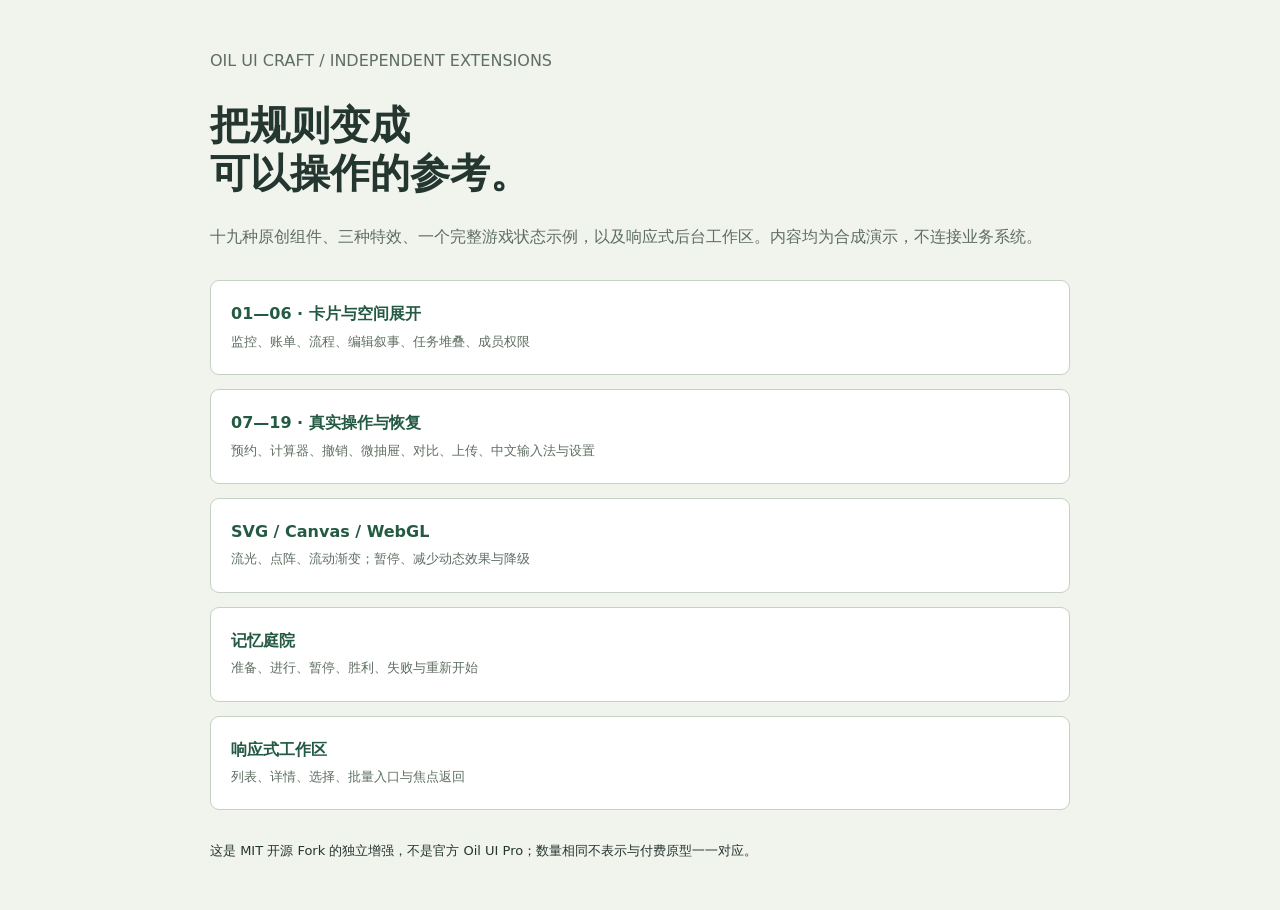
<file: examples/index.html>
<!doctype html><html lang="zh-CN"><head><meta charset="utf-8"><meta name="viewport" content="width=device-width,initial-scale=1"><title>Oil UI Craft · 交互参考</title><style>:root{font:16px/1.65 system-ui;color:#243630;background:#f1f3ed}body{max-width:860px;margin:48px auto;padding:0 20px}h1{font-size:40px;line-height:1.2}p{color:#5e6e62}nav{display:grid;gap:14px;margin:30px 0}a{display:block;padding:20px;border:1px solid #c5d1c3;border-radius:9px;background:#fff;color:#245a43;text-decoration:none}a:focus-visible{outline:3px solid #2c63c7;outline-offset:0}strong{display:block}small{color:#5e6e62}footer{font-size:13px}</style></head><body><p>OIL UI CRAFT / INDEPENDENT EXTENSIONS</p><h1>把规则变成<br>可以操作的参考。</h1><p>十九种原创组件、三种特效、一个完整游戏状态示例，以及响应式后台工作区。内容均为合成演示，不连接业务系统。</p><nav aria-label="参考示例"><a href="craft-cards/index.html"><strong>01—06 · 卡片与空间展开</strong><small>监控、账单、流程、编辑叙事、任务堆叠、成员权限</small></a><a href="craft-patterns/index.html"><strong>07—19 · 真实操作与恢复</strong><small>预约、计算器、撤销、微抽屉、对比、上传、中文输入法与设置</small></a><a href="craft-effects/index.html"><strong>SVG / Canvas / WebGL</strong><small>流光、点阵、流动渐变；暂停、减少动态效果与降级</small></a><a href="craft-game/index.html"><strong>记忆庭院</strong><small>准备、进行、暂停、胜利、失败与重新开始</small></a><a href="adaptive-workspace.html"><strong>响应式工作区</strong><small>列表、详情、选择、批量入口与焦点返回</small></a></nav><footer>这是 MIT 开源 Fork 的独立增强，不是官方 Oil UI Pro；数量相同不表示与付费原型一一对应。</footer></body></html>
</file>
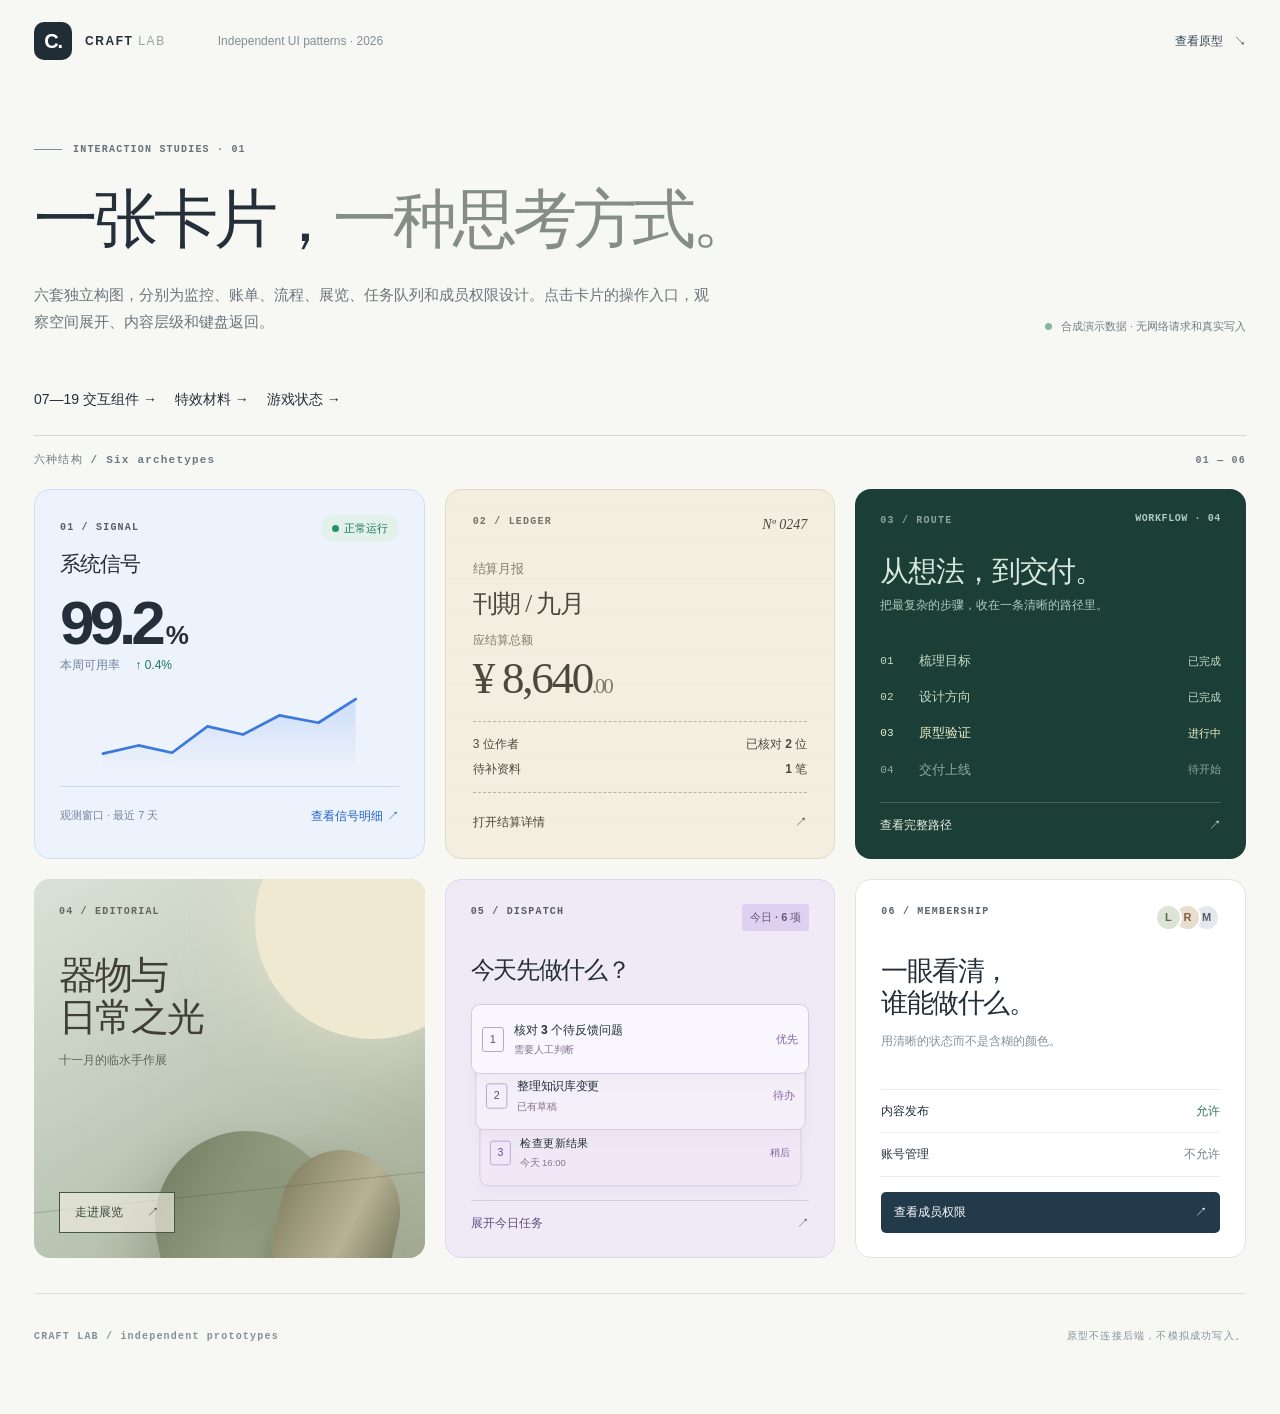
<file: examples/craft-cards/index.html>
<!doctype html>
<html lang="zh-CN">
<head>
  <meta charset="utf-8">
  <meta name="viewport" content="width=device-width,initial-scale=1">
  <meta name="color-scheme" content="light">
  <title>Craft Cards · 六种信息结构与空间展开</title>
  <link rel="stylesheet" href="cards.css">
  <script src="cards.js" defer></script>
</head>
<body>
<header class="topbar"><a class="brand" href="#main"><span class="brand-mark">C.</span><span>CRAFT <b>LAB</b></span></a><span class="top-note">Independent UI patterns · 2026</span><a href="#catalog" class="navlink">查看原型 <span aria-hidden="true">↘</span></a></header>
<main id="main">
  <div class="intro">
    <div class="eyebrow"><span class="eyebrow-line"></span> INTERACTION STUDIES · 01</div>
    <h1>一张卡片，<em>一种思考方式。</em></h1>
    <div class="intro-meta"><p>六套独立构图，分别为监控、账单、流程、展览、任务队列和成员权限设计。点击卡片的操作入口，观察空间展开、内容层级和键盘返回。</p><div class="legend"><span class="legend-dot"></span> 合成演示数据 · 无网络请求和真实写入</div></div>
  </div>
  <nav aria-label="更多原创示例" style="display:flex;flex-wrap:wrap;gap:18px;margin:0 0 24px;font-size:14px"><a href="../craft-patterns/index.html">07—19 交互组件 →</a><a href="../craft-effects/index.html">特效材料 →</a><a href="../craft-game/index.html">游戏状态 →</a></nav>
  <section id="catalog" aria-labelledby="catalog-title">
    <div class="sectionline"><h2 id="catalog-title">六种结构 / Six archetypes</h2><span>01 — 06</span></div>
    <div class="gallery">
      <article class="design-card signal" aria-labelledby="signal-title">
        <div class="signal-head"><div><span class="index">01 / SIGNAL</span><h3 id="signal-title">系统信号</h3></div><span class="signal-live"><i></i>正常运行</span></div>
        <div class="signal-body"><div class="signal-score"><strong>99.2<span>%</span></strong><small>本周可用率 <span class="signal-delta">↑ 0.4%</span></small></div><div class="signal-graph" aria-label="最近七日可用率趋势示意"><svg viewBox="0 0 280 88" role="img" aria-label="总体走势平稳，最后一日略升"><path d="M1 70L40 61 77 69 116 40 155 49 195 28 238 36 279 10" fill="none" stroke="#3a78de" stroke-width="3" stroke-linecap="round" stroke-linejoin="round"/><path d="M1 70L40 61 77 69 116 40 155 49 195 28 238 36 279 10L279 88L1 88Z" fill="url(#fade)"/><defs><linearGradient id="fade" x1="0" y1="0" x2="0" y2="1"><stop stop-color="#5085e5" stop-opacity=".20"/><stop offset="1" stop-color="#5085e5" stop-opacity="0"/></linearGradient></defs></svg></div></div>
        <div class="signal-foot"><span>观测窗口 · 最近 7 天</span><button type="button" class="text-action" data-card="signal">查看信号明细 <span aria-hidden="true">↗</span></button></div>
      </article>

      <article class="design-card ledger" aria-labelledby="ledger-title"><div class="ledger-top"><span class="index">02 / LEDGER</span><span class="ledger-ref">Nº 0247</span></div><div class="ledger-title"><div>结算月报</div><h3 id="ledger-title">刊期 / 九月</h3></div><div class="ledger-amount"><span>应结算总额</span><strong>¥ 8,640<span>.00</span></strong></div><div class="ledger-rows"><div><span>3 位作者</span><b>已核对 2 位</b></div><div><span>待补资料</span><b>1 笔</b></div></div><button type="button" class="ledger-open" data-card="ledger"><span>打开结算详情</span><span aria-hidden="true">↗</span></button></article>

      <article class="design-card route" aria-labelledby="route-title"><div class="route-head"><span class="index">03 / ROUTE</span><span>WORKFLOW · 04</span></div><h3 id="route-title">从想法，到交付。</h3><p>把最复杂的步骤，收在一条清晰的路径里。</p><ol class="route-steps"><li class="done"><span>01</span><b>梳理目标</b><small>已完成</small></li><li class="done"><span>02</span><b>设计方向</b><small>已完成</small></li><li class="now"><span>03</span><b>原型验证</b><small>进行中</small></li><li><span>04</span><b>交付上线</b><small>待开始</small></li></ol><button type="button" data-card="route" class="route-open">查看完整路径 <span aria-hidden="true">↗</span></button></article>

      <article class="design-card atelier" aria-labelledby="atelier-title"><div class="atelier-visual" aria-hidden="true"><div class="atelier-sun"></div><div class="atelier-disc disc-a"></div><div class="atelier-disc disc-b"></div><div class="atelier-line"></div></div><div class="atelier-content"><span class="index">04 / EDITORIAL</span><h3 id="atelier-title">器物与<br><em>日常之光</em></h3><p>十一月的临水手作展</p><button type="button" data-card="atelier" class="atelier-open">走进展览 <span aria-hidden="true">↗</span></button></div></article>

      <article class="design-card dispatch" aria-labelledby="dispatch-title"><div class="dispatch-head"><span class="index">05 / DISPATCH</span><span class="dispatch-pill">今日 · 6 项</span></div><h3 id="dispatch-title">今天先做什么？</h3><div class="dispatch-stack"><div class="dispatch-item first"><i>1</i><span>核对 3 个待反馈问题<small>需要人工判断</small></span><b>优先</b></div><div class="dispatch-item second"><i>2</i><span>整理知识库变更<small>已有草稿</small></span><b>待办</b></div><div class="dispatch-item third"><i>3</i><span>检查更新结果<small>今天 16:00</small></span><b>稍后</b></div></div><button type="button" class="dispatch-open" data-card="dispatch">展开今日任务 <span aria-hidden="true">↗</span></button></article>

      <article class="design-card people" aria-labelledby="people-title"><div class="people-head"><span class="index">06 / MEMBERSHIP</span><span class="people-dots" aria-label="三位成员"><i>M</i><i>R</i><i>L</i></span></div><div class="people-title"><h3 id="people-title">一眼看清，<br>谁能做什么。</h3><p>用清晰的状态而不是含糊的颜色。</p></div><div class="people-access"><div><span>内容发布</span><strong>允许</strong></div><div><span>账号管理</span><strong class="not-allowed">不允许</strong></div></div><button type="button" class="people-open" data-card="people">查看成员权限 <span aria-hidden="true">↗</span></button></article>
    </div>
  </section>
  <div class="footer-note"><span>CRAFT LAB / independent prototypes</span><span>原型不连接后端，不模拟成功写入。</span></div>
</main>
<dialog id="cardDialog" aria-labelledby="panelTitle" aria-describedby="panelLead"><div class="sheet-shell"><button type="button" id="closePanel" class="close-sheet" aria-label="关闭详情">×</button><div class="sheet-kicker" id="panelKicker"></div><h2 id="panelTitle" tabindex="-1"></h2><p id="panelLead"></p><div class="sheet-body" id="panelBody"></div><div class="sheet-foot"><span>INTERACTION STUDY · 展开与返回焦点</span><button id="donePanel" type="button">返回卡片</button></div></div></dialog>
</body></html>
</file>
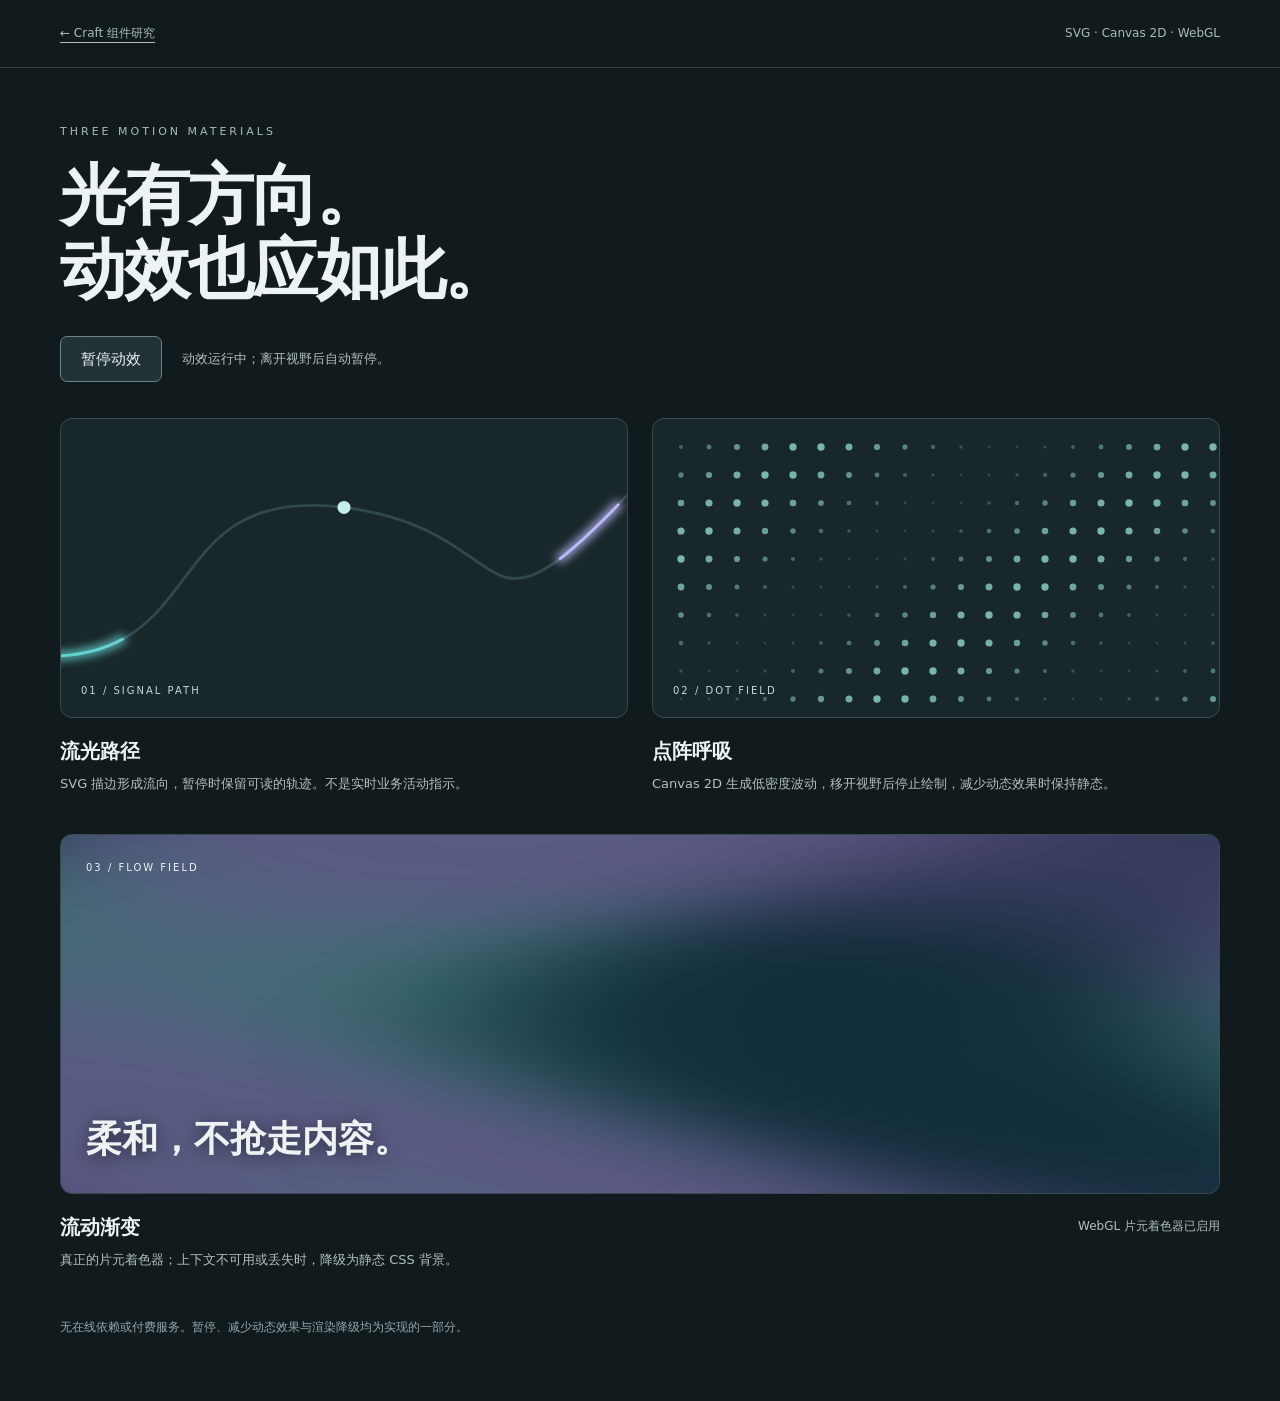
<file: examples/craft-effects/index.html>
<!doctype html><html lang="zh-CN"><head><meta charset="utf-8"><meta name="viewport" content="width=device-width,initial-scale=1"><title>Craft · 动效材料</title><link rel="stylesheet" href="effects.css"><script src="effects.js" defer></script></head><body>
<header><a href="../craft-patterns/index.html">← Craft 组件研究</a><span>SVG · Canvas 2D · WebGL</span></header>
<main><section class="intro"><p>THREE MOTION MATERIALS</p><h1>光有方向。<br>动效也应如此。</h1><div class="controls"><button id="motionToggle" aria-pressed="false">暂停动效</button><p id="motionStatus" role="status">正在检查当前环境…</p></div></section>
<section class="effects" aria-label="三种独立动效">
<article><div class="fx beam" data-effect="beam"><svg viewBox="0 0 600 320" aria-hidden="true"><defs><linearGradient id="beamGradient"><stop stop-color="#5dd4cc"/><stop offset="1" stop-color="#c4b7fe"/></linearGradient><filter id="halo"><feGaussianBlur stdDeviation="5"/></filter></defs><path class="track" d="M-20 255 C160 255 100 70 300 95 S430 270 620 65"/><path class="flow blur" d="M-20 255 C160 255 100 70 300 95 S430 270 620 65"/><path class="flow" d="M-20 255 C160 255 100 70 300 95 S430 270 620 65"/><circle cx="300" cy="95" r="7"/></svg><span>01 / SIGNAL PATH</span></div><h2>流光路径</h2><p>SVG 描边形成流向，暂停时保留可读的轨迹。不是实时业务活动指示。</p></article>
<article><div class="fx dots" data-effect="dots"><canvas id="dots" aria-hidden="true"></canvas><span>02 / DOT FIELD</span></div><h2>点阵呼吸</h2><p>Canvas 2D 生成低密度波动，移开视野后停止绘制，减少动态效果时保持静态。</p></article>
<article class="wide"><div class="fx gradient" data-effect="shader"><canvas id="shader" aria-hidden="true"></canvas><div class="gradient-label"><span>03 / FLOW FIELD</span><strong>柔和，不抢走内容。</strong></div></div><div class="caption"><div><h2>流动渐变</h2><p>真正的片元着色器；上下文不可用或丢失时，降级为静态 CSS 背景。</p></div><p id="shaderStatus" role="status">正在初始化 WebGL…</p></div></article>
</section><footer>无在线依赖或付费服务。暂停、减少动态效果与渲染降级均为实现的一部分。</footer></main></body></html>
</file>
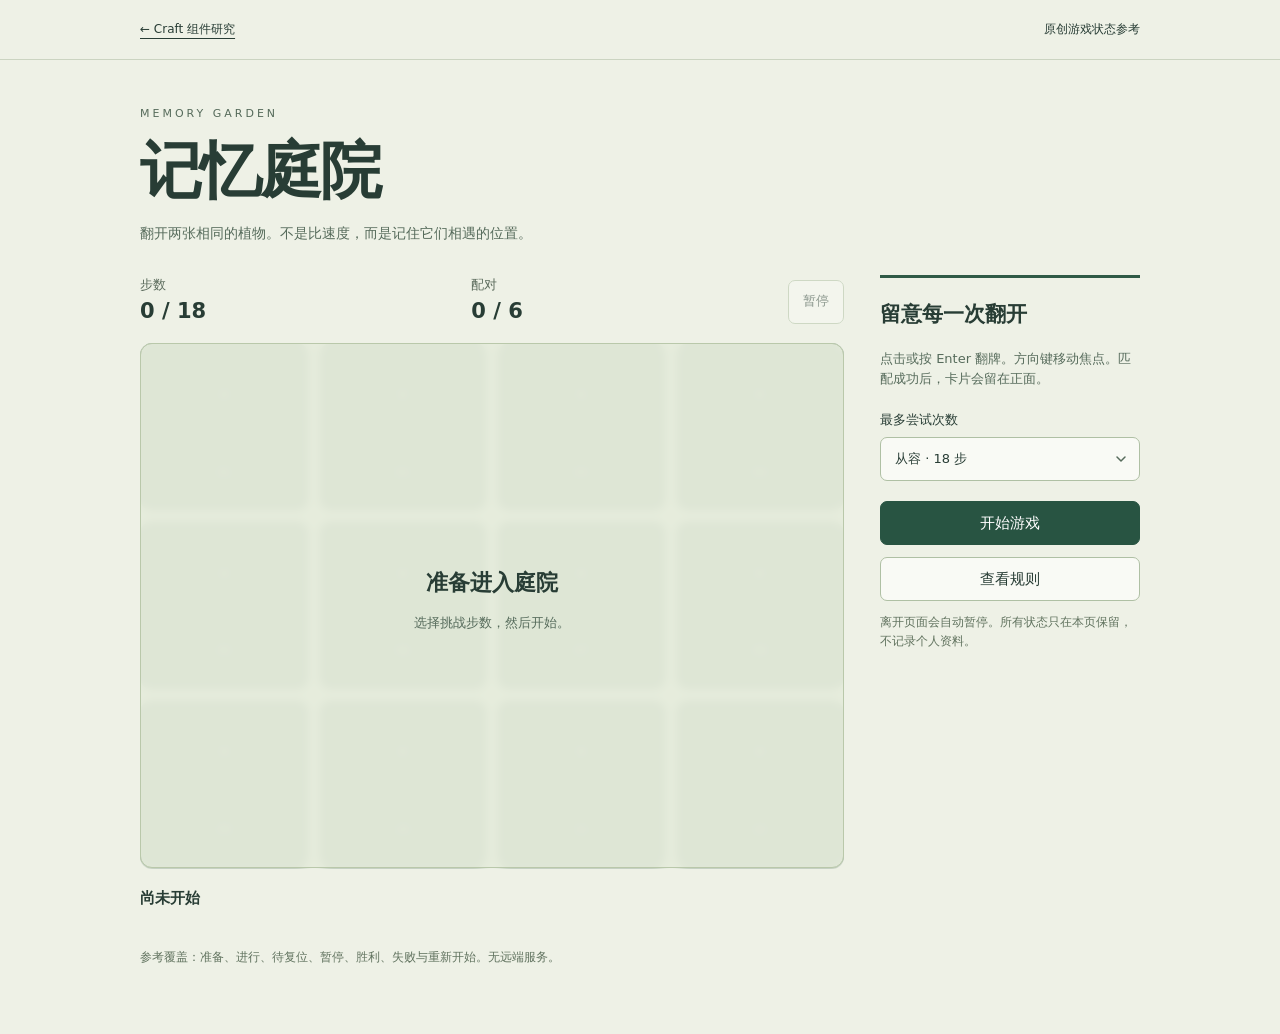
<file: examples/craft-game/index.html>
<!doctype html><html lang="zh-CN"><head><meta charset="utf-8"><meta name="viewport" content="width=device-width,initial-scale=1"><title>Craft · 记忆庭院</title><link rel="stylesheet" href="game.css"><script src="game.js" defer></script></head><body>
<header><a href="../craft-patterns/index.html">← Craft 组件研究</a><span>原创游戏状态参考</span></header><main>
<section class="game-heading"><p>MEMORY GARDEN</p><h1>记忆庭院</h1><p>翻开两张相同的植物。不是比速度，而是记住它们相遇的位置。</p></section>
<div class="game-layout"><section class="playfield" aria-label="记忆配对游戏"><div class="hud"><span>步数 <strong id="moves">0 / 18</strong></span><span>配对 <strong id="pairs">0 / 6</strong></span><button id="pause" disabled>暂停</button></div>
<div class="board-wrap"><div id="board" class="board" role="group" aria-label="十二张植物卡片"></div><div id="cover" class="cover"><strong id="coverTitle">准备进入庭院</strong><p id="coverText">选择挑战步数，然后开始。</p></div></div>
<div id="outcome" role="status" tabindex="-1">尚未开始</div></section>
<aside><h2>留意每一次翻开</h2><p>点击或按 Enter 翻牌。方向键移动焦点。匹配成功后，卡片会留在正面。</p><label for="difficulty">最多尝试次数<select id="difficulty"><option value="18">从容 · 18 步</option><option value="8">专注 · 8 步</option></select></label><button id="start" class="primary">开始游戏</button><button id="restart" disabled>重新开始</button><button id="help">查看规则</button><p class="note">离开页面会自动暂停。所有状态只在本页保留，不记录个人资料。</p></aside></div>
<dialog id="rules" aria-labelledby="rulesTitle"><h2 id="rulesTitle">怎样完成一局？</h2><p>每次翻开两张算一步。找齐六组即获胜；用完步数则结束。暂停会遮住全部卡片，恢复后继续原局。</p><p>系统启用减少动态效果时，翻牌不依赖动画。</p><button id="closeRules">关闭规则</button></dialog>
<footer>参考覆盖：准备、进行、待复位、暂停、胜利、失败与重新开始。无远端服务。</footer></main></body></html>
</file>
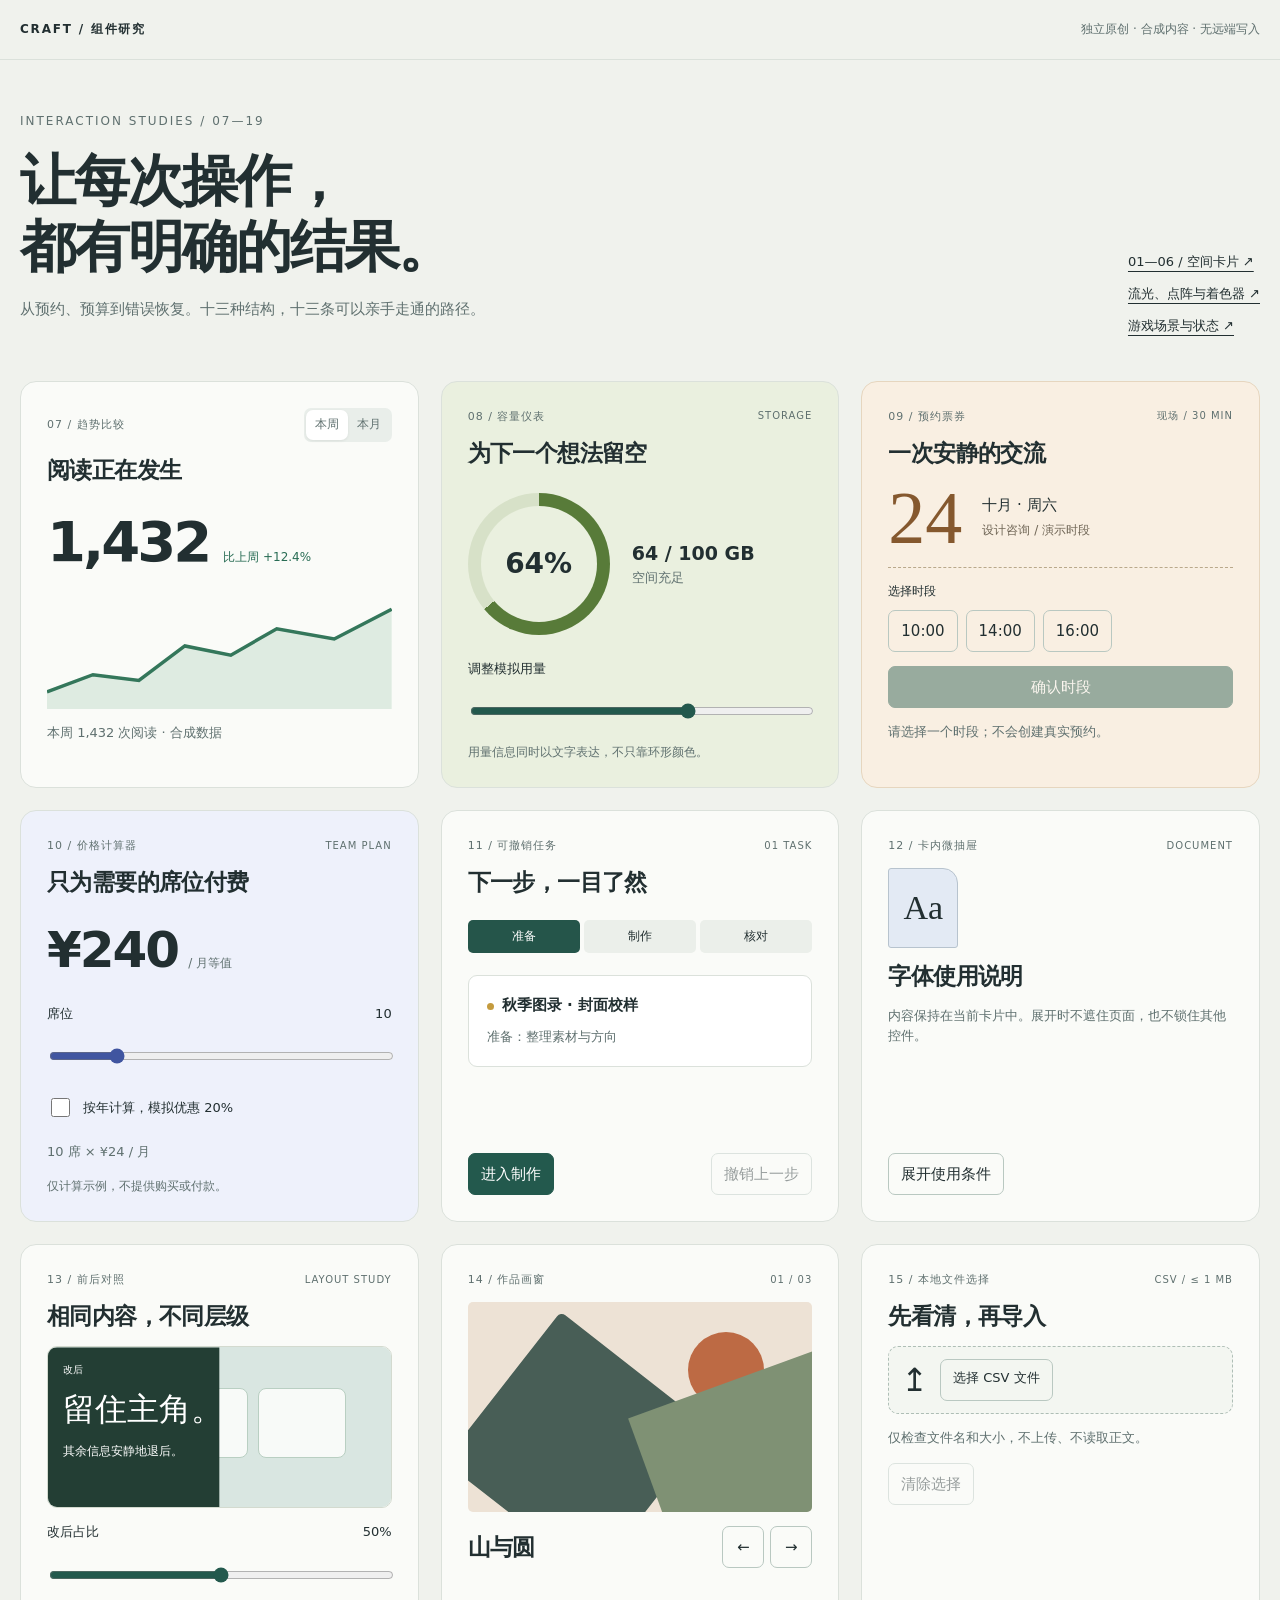
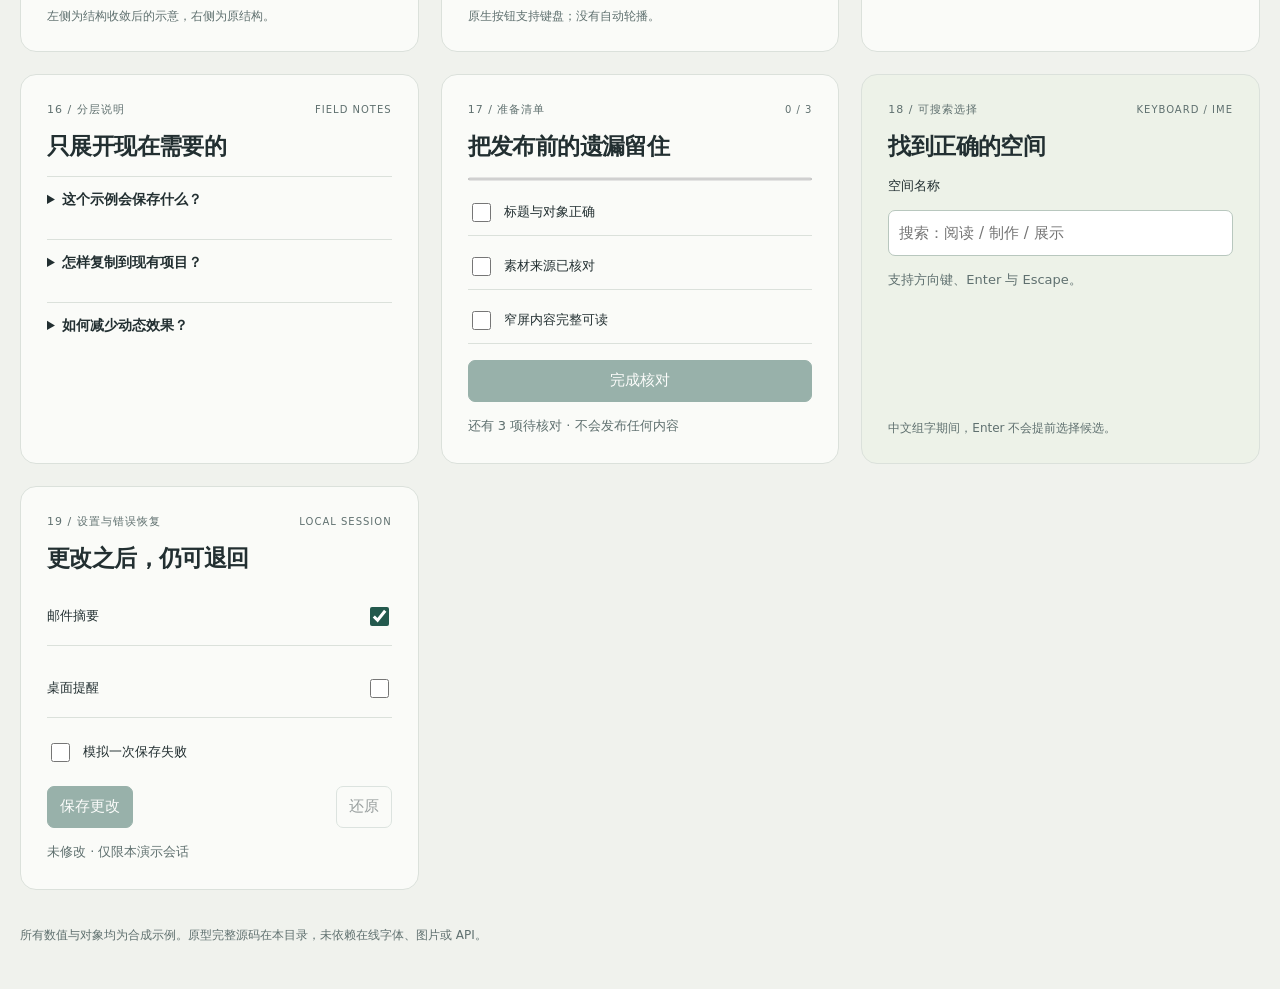
<file: examples/craft-patterns/index.html>
<!doctype html>
<html lang="zh-CN"><head><meta charset="utf-8"><meta name="viewport" content="width=device-width,initial-scale=1">
<title>Craft · 可操作组件 07—19</title><link rel="stylesheet" href="patterns.css"><script src="patterns.js" defer></script></head>
<body><header class="mast"><a href="../craft-cards/index.html">CRAFT / 组件研究</a><span>独立原创 · 合成内容 · 无远端写入</span></header>
<main><section class="intro"><div><p class="eyebrow">INTERACTION STUDIES / 07—19</p><h1>让每次操作，<br>都有明确的结果。</h1><p>从预约、预算到错误恢复。十三种结构，十三条可以亲手走通的路径。</p></div><nav aria-label="示例导航"><a href="../craft-cards/index.html">01—06 / 空间卡片 ↗</a><a href="../craft-effects/index.html">流光、点阵与着色器 ↗</a><a href="../craft-game/index.html">游戏场景与状态 ↗</a></nav></section>
<section class="gallery" aria-label="十三种原创交互组件">
<article class="pattern trend" data-pattern="trend"><div class="top"><small>07 / 趋势比较</small><div class="segments" aria-label="统计周期"><button data-period="week" aria-pressed="true">本周</button><button data-period="month" aria-pressed="false">本月</button></div></div><h2>阅读正在发生</h2><div class="metric"><strong id="trendValue">1,432</strong><span id="trendDelta">比上周 +12.4%</span></div><svg viewBox="0 0 300 95" role="img" aria-label="阅读趋势示意"><path class="area" d="M0 80 L40 65 L80 70 L120 40 L160 48 L200 25 L250 34 L300 8 V95 H0Z"/><path id="trendLine" d="M0 80 L40 65 L80 70 L120 40 L160 48 L200 25 L250 34 L300 8"/></svg><p id="trendCaption" role="status">本周 1,432 次阅读 · 合成数据</p></article>
<article class="pattern quota" data-pattern="quota"><div class="top"><small>08 / 容量仪表</small><span>STORAGE</span></div><h2>为下一个想法留空</h2><div class="quota-body"><div id="quotaRing" class="ring" aria-hidden="true"><strong id="quotaCenter">64%</strong></div><div><output id="quotaText" for="quotaRange">64 / 100 GB</output><p id="quotaHint">空间充足</p></div></div><label for="quotaRange">调整模拟用量</label><input id="quotaRange" type="range" min="0" max="100" value="64"><p class="note">用量信息同时以文字表达，不只靠环形颜色。</p></article>
<article class="pattern ticket" data-pattern="booking"><div class="top"><small>09 / 预约票券</small><span>现场 / 30 MIN</span></div><h2>一次安静的交流</h2><div class="ticket-date"><strong>24</strong><div>十月 · 周六<br><span>设计咨询 / 演示时段</span></div></div><fieldset><legend>选择时段</legend><div class="slots"><button data-slot="10:00" aria-pressed="false">10:00</button><button data-slot="14:00" aria-pressed="false">14:00</button><button data-slot="16:00" aria-pressed="false">16:00</button></div></fieldset><button id="book" class="primary" disabled>确认时段</button><p id="bookingStatus" role="status">请选择一个时段；不会创建真实预约。</p></article>
<article class="pattern calculator" data-pattern="calculator"><div class="top"><small>10 / 价格计算器</small><span>TEAM PLAN</span></div><h2>只为需要的席位付费</h2><div class="price"><strong id="price">¥240</strong><span>/ 月等值</span></div><label for="seats">席位 <output id="seatCount">10</output></label><input id="seats" type="range" min="1" max="50" value="10"><label class="check"><input id="annual" type="checkbox">按年计算，模拟优惠 20%</label><p id="priceDescription" role="status">10 席 × ¥24 / 月</p><p class="note">仅计算示例，不提供购买或付款。</p></article>
<article class="pattern kanban" data-pattern="kanban"><div class="top"><small>11 / 可撤销任务</small><span>01 TASK</span></div><h2>下一步，一目了然</h2><ol class="stages" aria-label="任务阶段"><li data-stage="0" aria-current="step">准备</li><li data-stage="1">制作</li><li data-stage="2">核对</li></ol><div class="work-item"><span class="dot"></span><strong>秋季图录 · 封面校样</strong><p id="taskState" role="status">准备：整理素材与方向</p></div><div class="row"><button id="advance" class="primary">进入制作</button><button id="undo" disabled>撤销上一步</button></div></article>
<article class="pattern drawer-card" data-pattern="drawer"><div class="top"><small>12 / 卡内微抽屉</small><span>DOCUMENT</span></div><div class="document-icon" aria-hidden="true">Aa</div><h2>字体使用说明</h2><p>内容保持在当前卡片中。展开时不遮住页面，也不锁住其他控件。</p><button id="drawerToggle" aria-expanded="false" aria-controls="inlineDrawer">展开使用条件</button><section id="inlineDrawer" hidden><h3>使用条件</h3><p>这是一份合成授权示例。实际使用字体前，应核对其原始许可证。</p><button id="drawerClose">收起说明</button></section></article>
<article class="pattern compare" data-pattern="compare"><div class="top"><small>13 / 前后对照</small><span>LAYOUT STUDY</span></div><h2>相同内容，不同层级</h2><div class="comparison" aria-hidden="true"><div class="compare-back"><span>改前</span><i></i><i></i><i></i></div><div class="compare-front" id="compareFront"><span>改后</span><b>留住主角。</b><em>其余信息安静地退后。</em></div></div><label for="compareRange">改后占比 <output id="compareValue">50%</output></label><input id="compareRange" type="range" min="0" max="100" value="50"><p class="note">左侧为结构收敛后的示意，右侧为原结构。</p></article>
<article class="pattern exhibit" data-pattern="carousel"><div class="top"><small>14 / 作品画窗</small><span id="artIndex">01 / 03</span></div><div class="artwork" id="artwork" data-art="0" role="img" aria-label="合成几何作品：山与圆"><i></i><b></b><em></em></div><div class="row"><h2 id="artTitle">山与圆</h2><div class="arrows"><button id="artPrev" aria-label="上一幅作品">←</button><button id="artNext" aria-label="下一幅作品">→</button></div></div><p class="note">原生按钮支持键盘；没有自动轮播。</p></article>
<article class="pattern upload" data-pattern="upload"><div class="top"><small>15 / 本地文件选择</small><span>CSV / ≤ 1 MB</span></div><h2>先看清，再导入</h2><div class="drop"><span aria-hidden="true">↥</span><label for="csvFile">选择 CSV 文件</label><input id="csvFile" type="file" accept=".csv,text/csv" aria-describedby="fileStatus"></div><p id="fileStatus" role="status">仅检查文件名和大小，不上传、不读取正文。</p><button id="clearFile" disabled>清除选择</button></article>
<article class="pattern accordion" data-pattern="accordion"><div class="top"><small>16 / 分层说明</small><span>FIELD NOTES</span></div><h2>只展开现在需要的</h2><details><summary>这个示例会保存什么？</summary><p>不会写入服务端；交互状态只保留在当前页面。</p></details><details><summary>怎样复制到现有项目？</summary><p>复用版式和状态，替换为项目的组件与真实数据。</p></details><details><summary>如何减少动态效果？</summary><p>示例遵循系统的减少动态效果设置，不以动画作为唯一反馈。</p></details></article>
<article class="pattern checklist" data-pattern="checklist"><div class="top"><small>17 / 准备清单</small><span id="checkProgress">0 / 3</span></div><h2>把发布前的遗漏留住</h2><progress id="readiness" value="0" max="3" aria-label="已核对项目"></progress><label class="check"><input type="checkbox" data-ready>标题与对象正确</label><label class="check"><input type="checkbox" data-ready>素材来源已核对</label><label class="check"><input type="checkbox" data-ready>窄屏内容完整可读</label><button id="confirmReady" class="primary" disabled>完成核对</button><p id="readyStatus" role="status">还有 3 项待核对 · 不会发布任何内容</p></article>
<article class="pattern finder" data-pattern="combobox"><div class="top"><small>18 / 可搜索选择</small><span>KEYBOARD / IME</span></div><h2>找到正确的空间</h2><label for="place">空间名称</label><div class="combo"><input id="place" role="combobox" aria-expanded="false" aria-autocomplete="list" aria-controls="placeList" autocomplete="off" placeholder="搜索：阅读 / 制作 / 展示"><ul id="placeList" role="listbox" aria-label="空间候选" hidden></ul></div><p id="placeStatus" role="status">支持方向键、Enter 与 Escape。</p><p class="note">中文组字期间，Enter 不会提前选择候选。</p></article>
<article class="pattern preferences" data-pattern="settings"><div class="top"><small>19 / 设置与错误恢复</small><span>LOCAL SESSION</span></div><h2>更改之后，仍可退回</h2><label class="switch">邮件摘要<input id="digest" type="checkbox" role="switch" checked></label><label class="switch">桌面提醒<input id="notification" type="checkbox" role="switch"></label><label class="check"><input id="failSave" type="checkbox">模拟一次保存失败</label><div class="row"><button id="savePreferences" class="primary" disabled>保存更改</button><button id="resetPreferences" disabled>还原</button></div><p id="preferenceStatus" role="status">未修改 · 仅限本演示会话</p></article>
</section><footer>所有数值与对象均为合成示例。原型完整源码在本目录，未依赖在线字体、图片或 API。</footer></main></body></html>
</file>
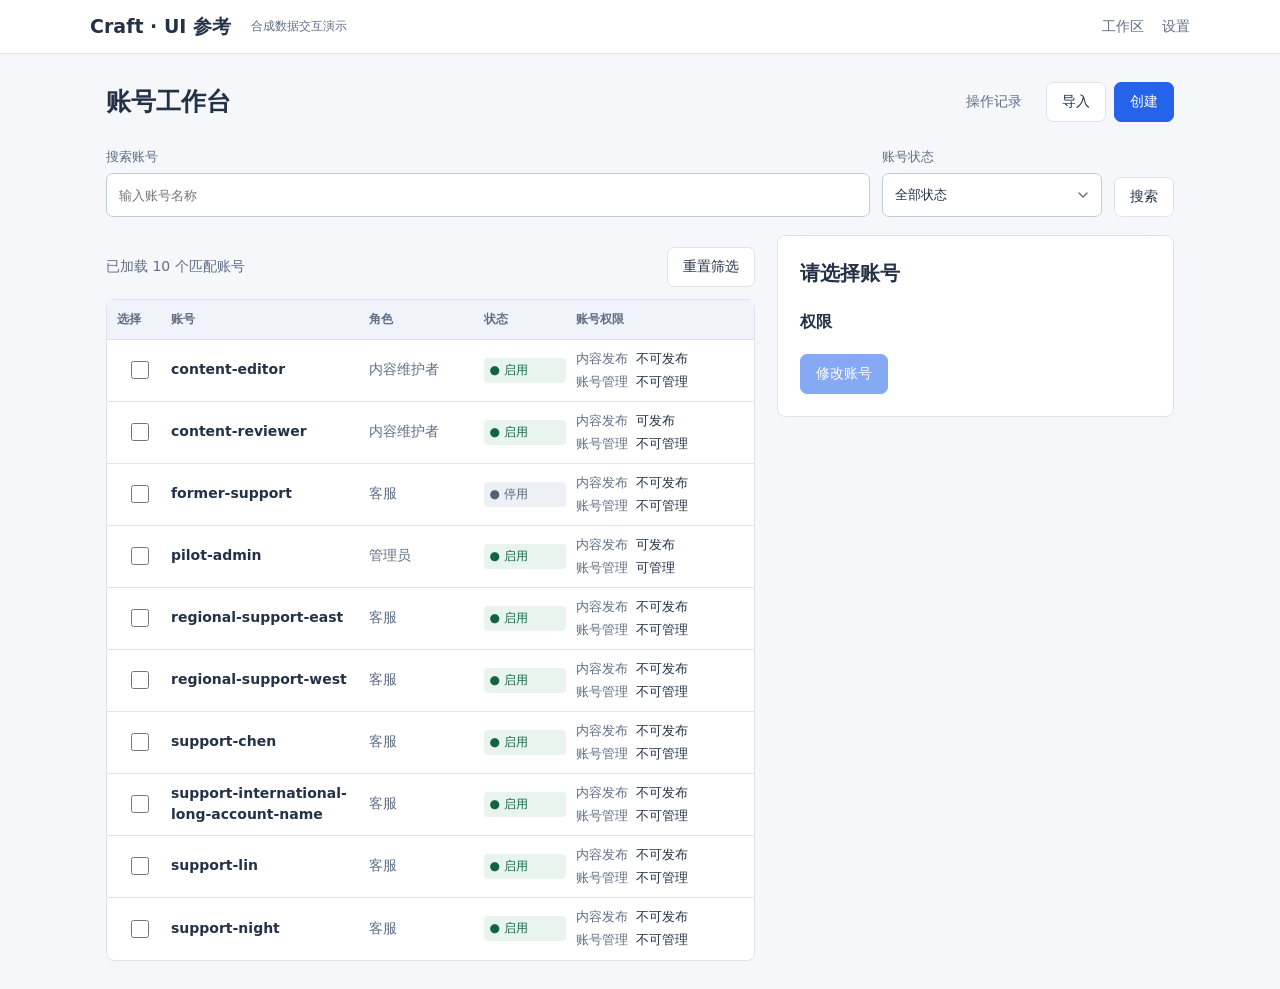
<file: examples/adaptive-workspace.html>
<!doctype html>
<html lang="zh-CN">
<head>
<meta charset="utf-8"><meta name="viewport" content="width=device-width,initial-scale=1">
<title>Craft · 响应式工作台交互样例</title>
<style>
:root{color-scheme:light;--blue:#2563eb;--line:#dce3ef;--ink:#243247;--sub:#5f6e84;--bg:#f5f7fb;--paper:#fff;font:14px/1.55 system-ui,-apple-system,"Segoe UI",sans-serif}
*{box-sizing:border-box}body{margin:0;background:var(--bg);color:var(--ink)}button,input,select{font:inherit}
button{cursor:pointer;min-height:40px;border-radius:7px;border:1px solid var(--line);color:var(--ink);background:white;padding:8px 15px}
button.primary{background:var(--blue);border-color:var(--blue);color:white}button.quiet{border-color:transparent;background:transparent;color:var(--sub)}
button:focus-visible,input:focus-visible,select:focus-visible,[tabindex="-1"]:focus-visible{outline:2px solid var(--blue);outline-offset:0}
button:disabled{opacity:.55;cursor:not-allowed}
header.site{background:#fff;border-bottom:1px solid var(--line);padding:12px max(16px,calc((100vw - 1100px)/2));display:flex;align-items:center;gap:20px}
.brand{font-weight:800;font-size:19px;white-space:nowrap}.small{font-size:12px;color:var(--sub)}
header.site nav{margin-left:auto;display:flex;gap:18px;color:var(--sub)}
main{max-width:1100px;margin:28px auto;padding:0 16px}h1{font-size:25px;margin:0;font-weight:750}h2{font-size:20px;margin:0 0 18px;font-weight:750}h3{font-size:16px}
.toolbar{display:flex;align-items:center;justify-content:space-between;gap:16px;margin-bottom:25px}
.actions{display:flex;align-items:center;gap:8px}.controls{display:grid;grid-template-columns:minmax(0,1fr) 220px auto;gap:12px;align-items:end;margin:0 0 18px}
label{display:flex;flex-direction:column;gap:6px;color:var(--sub);font-size:13px}
input[type=search],select{height:44px;border:1px solid #bfcce0;border-radius:7px;background:#fff;padding:0 12px;color:var(--ink);min-width:0}
select{appearance:none;padding-right:36px;background-image:url("data:image/svg+xml,%3Csvg xmlns='http://www.w3.org/2000/svg' viewBox='0 0 12 12' fill='none'%3E%3Cpath d='m2 4 4 4 4-4' stroke='%2366758b' stroke-width='1.5' stroke-linecap='round' stroke-linejoin='round'/%3E%3C/svg%3E");background-repeat:no-repeat;background-position:right 12px center;background-size:12px 12px}
@media(forced-colors:active){select{appearance:auto;background-image:none}}
.content{display:grid;grid-template-columns:minmax(0,1.55fr) minmax(320px,.95fr);gap:22px;align-items:start}
.surface{background:white;border:1px solid var(--line);border-radius:8px;min-width:0}
.counterbar{display:flex;align-items:center;justify-content:space-between;gap:10px;padding:12px 0;color:var(--sub)}.selectedbar{display:flex;justify-content:space-between;align-items:center;gap:12px;padding:9px 12px;background:#eff4ff;color:#1746ac;border-radius:6px;margin-bottom:8px}
.selectedbar[hidden],#bulk[hidden],#detail[hidden]{display:none!important}
.headingrow{display:grid;grid-template-columns:44px minmax(125px,1fr) 105px 82px 168px;align-items:center;gap:10px;background:#f0f3fa;border-bottom:1px solid var(--line);font-size:12px;font-weight:600;color:var(--sub);padding:10px}
.accountrow{display:grid;grid-template-columns:44px minmax(125px,1fr) 105px 82px 168px;align-items:center;gap:10px;border-bottom:1px solid var(--line);min-height:62px;padding:8px 10px}
.accountrow:last-child{border-bottom:none}.accountrow.is-current{background:#f1f4fa}.accountrow.is-checked .selection{background:#e6efff}
.selection{display:grid;place-items:center;align-self:stretch;margin:-8px -10px;padding:8px 10px}
.selection input{height:18px;width:18px;accent-color:var(--blue)}.namebtn{border:0;background:transparent;text-align:left;padding:0;font-weight:700;overflow-wrap:anywhere;min-width:0}
/* Account names are buttons, not links: use colour and row emphasis, not blanket underlines. */
.namebtn:hover{color:#1e53c5;text-decoration:none}
.accountrow:hover:not(.is-current){background:#f6f9ff}
.accountrow.is-current:hover{background:#ebf1fb}
button.primary:hover:not(:disabled){background:#1d50d6;border-color:#1d50d6}
button.quiet:hover:not(:disabled){background:#edf2fa;color:#334d78}
button:not(.primary):not(.quiet):not(.namebtn):hover:not(:disabled){background:#f5f8fd;border-color:#a9badd}
.perm{font-size:13px;margin:0;display:grid;gap:3px;min-width:0}.muted{color:var(--sub)}
.permission-line{display:grid;grid-template-columns:4em minmax(0,1fr);gap:8px}.permission-line dt,.permission-line dd{margin:0;white-space:nowrap}
.status{border-radius:4px;padding:3px 6px;font-size:12px;background:#e9f4ee;color:#106343;white-space:nowrap}.status.off{background:#edf0f4;color:#526175}
.detail{padding:22px}.detailhead{font-size:20px;font-weight:750;overflow-wrap:anywhere;margin:0 0 17px}
.definition{display:grid;grid-template-columns:120px minmax(0,1fr);padding:11px 0;border-bottom:1px solid var(--line);gap:12px}.definition dt{color:var(--sub)}.definition dd{margin:0;font-weight:600}
.detail .section{margin-top:21px}.bottom-actions{display:flex;gap:10px;flex-wrap:wrap;margin-top:19px}
#backList{display:none;margin-bottom:14px}
#bulk{margin-top:20px;padding:20px}.notice{padding:10px 12px;border-radius:6px;background:#f3f6fc;color:var(--sub)}.empty{padding:26px;color:var(--sub)}
dialog{border:1px solid var(--line);border-radius:10px;padding:22px;max-width:min(440px,calc(100vw - 32px));color:var(--ink);box-shadow:0 16px 44px #15233b35}dialog::backdrop{background:#101d3480}dialog h2{font-size:19px;margin:0 0 10px}dialog p{color:var(--sub)}
@media(max-width:900px){
 header.site nav{display:none}main{margin:20px auto}
 .content{grid-template-columns:1fr}
 .accountrow{grid-template-columns:38px minmax(100px,1fr) auto;gap:7px;min-height:84px}
 .headingrow{display:none}.accountrow .role{grid-column:2;grid-row:2}.accountrow .statuscol{grid-column:3;grid-row:2}
 .accountrow .perm{grid-column:2/-1;grid-row:3}.selection{grid-row:1/4;grid-column:1;margin:-8px -10px}
 .accountrow .namebtn{grid-column:2/-1;grid-row:1}
 #detail{display:none}.detail-open #listing{display:none}.detail-open #detail{display:block}.detail-open .controls,.detail-open .actions{display:none}#backList{display:inline-flex}
}
@media(max-width:550px){
 header.site{padding:12px 16px}.toolbar{align-items:start}.toolbar .actions{gap:4px}
 .toolbar h1{font-size:21px}.toolbar .actions button{padding:6px 9px}.controls{grid-template-columns:minmax(0,1fr) 88px}.controls label:first-child{grid-column:1/-1}.controls label:nth-child(2){grid-column:1}
 .selectedbar button{white-space:nowrap;padding:7px 10px}.detail{padding:20px 16px}
}
/* Feedback should show a state transition without turning an admin workspace into a motion demo. */
@keyframes craft-selection-in{from{opacity:.65;transform:translateY(-5px)}to{opacity:1;transform:translateY(0)}}
@keyframes craft-dialog-in{from{opacity:0;transform:translateY(7px) scale(.985)}to{opacity:1;transform:translateY(0) scale(1)}}
@keyframes craft-backdrop-in{from{background:#101d3400}to{background:#101d3480}}
@media(prefers-reduced-motion:no-preference){
 button{transition:background-color .15s,border-color .15s,color .15s,transform .12s}
 .namebtn{transition:color .15s}
 button:not(.namebtn):active:not(:disabled){transform:translateY(1px)}
 .accountrow,.accountrow .selection{transition:background-color .16s}
 .selectedbar:not([hidden]){animation:craft-selection-in .17s ease-out}
 dialog[open]{animation:craft-dialog-in .17s cubic-bezier(.2,.75,.25,1)}
 dialog[open]::backdrop{animation:craft-backdrop-in .17s ease-out}
}
/* Container breakpoints also respond when CSS zoom reduces available content width. */
header.site{flex-wrap:wrap}.brand{white-space:normal}
main{container-type:inline-size}.toolbar,.actions,.counterbar,.selectedbar{flex-wrap:wrap}
@container(max-width:900px){
 .content{grid-template-columns:1fr}.headingrow{display:none}
 .accountrow{grid-template-columns:38px minmax(0,1fr) auto;gap:7px;min-height:84px}
 .accountrow .role{grid-column:2;grid-row:2}.accountrow .statuscol{grid-column:3;grid-row:2}
 .accountrow .perm{grid-column:2/-1;grid-row:3}.selection{grid-row:1/4;grid-column:1;margin:-8px -10px}
 .accountrow .namebtn{grid-column:2/-1;grid-row:1}
 #detail{display:none}.detail-open #listing{display:none}.detail-open #detail{display:block}
 .detail-open .controls,.detail-open .actions{display:none}#backList{display:inline-flex}
}
@container(max-width:550px){
 .controls{grid-template-columns:minmax(0,1fr) auto}.controls label:first-child{grid-column:1/-1}
 .controls label:nth-child(2){grid-column:1}.toolbar .actions button{padding:6px 9px}
}
@container(max-width:300px){
 .controls{grid-template-columns:minmax(0,1fr)}.controls>*{grid-column:1!important}
 .accountrow{grid-template-columns:28px minmax(0,1fr)}
 .accountrow .statuscol{grid-column:2;grid-row:3;justify-self:start}.accountrow .perm{grid-row:4}
 .selection{grid-row:1/5}.definition{grid-template-columns:minmax(0,1fr);gap:4px}
 .detail{padding:14px 10px}.selectedbar button{white-space:normal}
 .permission-line{grid-template-columns:minmax(0,1fr);gap:0}.permission-line dt,.permission-line dd{white-space:normal;overflow-wrap:anywhere}
}
</style>
</head>
<body>
<header class="site"><div class="brand">Craft · UI 参考</div><span class="small">合成数据交互演示</span><nav aria-label="全局导航"><span>工作区</span><span>设置</span></nav></header>
<main id="app">
 <div class="toolbar"><h1>账号工作台</h1><div class="actions"><button class="quiet" type="button" data-demo="操作记录">操作记录</button><button type="button" data-demo="导入">导入</button><button type="button" class="primary" data-demo="创建">创建</button></div></div>
 <form class="controls" id="filter"><label for="query">搜索账号<input id="query" type="search" autocomplete="off" placeholder="输入账号名称"></label>
 <label for="state">账号状态<select id="state"><option value="all">全部状态</option><option value="on">启用</option><option value="off">停用</option></select></label>
 <button type="submit">搜索</button></form>
 <div class="content"><section id="listing" aria-label="账号列表">
 <div class="counterbar"><span id="count" role="status">已加载 0 个账号</span><button id="reset" type="button">重置筛选</button></div>
 <div class="selectedbar" id="selectedBar" hidden><strong id="selectedCount">已选 0 个</strong><button type="button" id="jump">进入批量操作</button></div>
 <div class="surface"><div class="headingrow"><span>选择</span><span>账号</span><span>角色</span><span>状态</span><span>账号权限</span></div><div id="rows"></div></div>
 </section>
 <aside id="detail" class="surface detail" aria-label="账号详情">
 <button id="backList" type="button">返回账号列表</button>
 <h2 id="detailTitle" class="detailhead" tabindex="-1">请选择账号</h2>
 <dl id="detailInfo"></dl>
 <div class="section"><h3>权限</h3><dl id="permissionInfo"></dl></div>
 <div class="bottom-actions"><button type="button" id="edit" class="primary">修改账号</button></div>
 </aside>
 </div>
 <section id="bulk" class="surface" aria-labelledby="bulkTitle" hidden>
 <h2 id="bulkTitle" tabindex="-1">批量操作</h2>
 <p class="notice">本页面只演示选择、定位与返回，不执行账号修改或其他外部写入。</p>
 <p id="bulkTargets"></p><div class="bottom-actions"><button id="cancelBatch" type="button">返回账号列表</button><button id="clear" type="button">清除已选</button></div>
 </section>
</main>
<dialog id="infoDialog" aria-labelledby="dialogTitle" aria-describedby="dialogDesc"><h2 id="dialogTitle"></h2><p id="dialogDesc">这里演示弹窗交互，不提交数据，也不连接任何外部服务。</p><button id="closeDialog" type="button">关闭</button></dialog>
<script>
(()=>{'use strict';
 const fixture=[
  ['content-editor','内容维护者',true,false],
  ['content-reviewer','内容维护者',true,true],
  ['former-support','客服',false,false],
  ['pilot-admin','管理员',true,true],
  ['regional-support-east','客服',true,false],
  ['regional-support-west','客服',true,false],
  ['support-chen','客服',true,false],
  ['support-international-long-account-name','客服',true,false],
  ['support-lin','客服',true,false],
  ['support-night','客服',true,false]
 ];
 const byId=x=>document.getElementById(x);
 const data=fixture.map(([name,role,on,publish])=>({name,role,on,publish}));
 const selection=new Set();
 let current=null,lastRow=null,lastScroll=0;
 const app=byId('app'),rows=byId('rows'),detail=byId('detail'),bulk=byId('bulk');
 function visibleData(){const q=byId('query').value.trim().toLowerCase(),s=byId('state').value;
  return data.filter(x=>x.name.includes(q)&&(s==='all'||(s==='on')===x.on));}
 function cell(tag,text,className){const e=document.createElement(tag);e.textContent=text;e.className=className||'';return e;}
 function refreshSelection(){
  byId('selectedBar').hidden=selection.size===0;
  byId('selectedCount').textContent='已选 '+selection.size+' 个';
  byId('bulkTargets').textContent='当前目标：'+[...selection].join('、');
  if(!selection.size)bulk.hidden=true;
  rows.querySelectorAll('.accountrow').forEach(row=>{const checked=selection.has(row.dataset.name);
    row.classList.toggle('is-checked',checked);row.querySelector('input').checked=checked;});
 }
 function renderRows(){
  rows.replaceChildren();
  const list=visibleData();byId('count').textContent='已加载 '+list.length+' 个匹配账号';
  if(!list.length){rows.append(cell('p','没有匹配的账号','empty'));refreshSelection();return;}
  for(const a of list){
   const row=document.createElement('div');row.className='accountrow';row.dataset.name=a.name;row.classList.toggle('is-current',current===a.name);
   const wrap=cell('label','','selection'),check=document.createElement('input');check.type='checkbox';check.checked=selection.has(a.name);check.setAttribute('aria-label','勾选 '+a.name);check.dataset.select=a.name;wrap.append(check);
   const open=cell('button',a.name,'namebtn');open.type='button';open.dataset.open=a.name;open.setAttribute('aria-label','查看 '+a.name);
   const permissions=cell('dl','','perm');
   for(const [label,value] of [['内容发布',a.publish?'可发布':'不可发布'],['账号管理',a.role==='管理员'?'可管理':'不可管理']]){
    const line=cell('div','','permission-line');line.append(cell('dt',label,'muted'),cell('dd',value));permissions.append(line);
   }
   row.append(wrap,open,cell('span',a.role,'role muted'),cell('span',a.on?'● 启用':'● 停用','status statuscol'+(a.on?'':' off')),permissions);
   rows.append(row);
  }
  refreshSelection();
 }
 function renderDetail(){
   const a=data.find(x=>x.name===current),title=byId('detailTitle'),info=byId('detailInfo'),perm=byId('permissionInfo');
   title.textContent=a?a.name:'请选择账号';info.replaceChildren();perm.replaceChildren();
   for(const [target,records] of [[info,a?[['工作角色',a.role],['账号状态',a.on?'启用':'停用']]:[]],[perm,a?[['内容发布',a.publish?'可发布':'不可发布'],['账号管理',a.role==='管理员'?'可管理':'不可管理']]:[]]]){
    for(const [label,value] of records){const dl=cell('div','','definition');dl.append(cell('dt',label),cell('dd',value));target.append(dl);}
   }
   byId('edit').disabled=!a;
 }
 function openDetail(name,trigger){
   lastScroll=window.scrollY;lastRow=trigger;current=name;renderRows();renderDetail();
   app.classList.add('detail-open');detail.hidden=false;byId('detailTitle').focus({preventScroll:true});
   if(!matchMedia('(prefers-reduced-motion: reduce)').matches && detail.animate){
    detail.getAnimations().forEach(animation=>animation.cancel());
    detail.animate([{opacity:.7,transform:'translateY(7px)'},{opacity:1,transform:'translateY(0)'}],
      {duration:190,easing:'cubic-bezier(.2,.75,.25,1)'});
   }
   if(matchMedia('(max-width:900px)').matches)window.scrollTo(0,0);
 }
 function backDetail(){
   app.classList.remove('detail-open');requestAnimationFrame(()=>{
    if(lastRow&&lastRow.isConnected){lastRow.focus({preventScroll:true});}else{
      const row=Array.from(rows.querySelectorAll('button[data-open]')).find(n=>n.dataset.open===current);row?.focus({preventScroll:true});
    }
    window.scrollTo(0,lastScroll);
   });
 }
 rows.addEventListener('click',e=>{
   const trigger=e.target.closest('button[data-open]');if(trigger)openDetail(trigger.dataset.open,trigger);
 });
 rows.addEventListener('change',e=>{const box=e.target.closest('input[data-select]');if(!box)return;
   if(box.checked)selection.add(box.dataset.select);else selection.delete(box.dataset.select);refreshSelection();});
 byId('backList').addEventListener('click',backDetail);
 byId('filter').addEventListener('submit',e=>{e.preventDefault();renderRows();});
 byId('reset').addEventListener('click',()=>{byId('query').value='';byId('state').value='all';renderRows();});
 byId('jump').addEventListener('click',()=>{
   bulk.hidden=false;byId('bulkTitle').focus({preventScroll:true});bulk.scrollIntoView({block:'start'});
 });
 byId('cancelBatch').addEventListener('click',()=>{bulk.hidden=true;byId('jump').focus({preventScroll:true});byId('selectedBar').scrollIntoView({block:'nearest'});});
 byId('clear').addEventListener('click',()=>{selection.clear();refreshSelection();rows.querySelector('input[data-select]')?.focus({preventScroll:true});});
 let dialogOpener=null;
 const dialog=byId('infoDialog');
 function openDemo(title,opener){dialogOpener=opener;byId('dialogTitle').textContent=title;dialog.showModal();byId('closeDialog').focus();}
 document.querySelectorAll('[data-demo]').forEach(button=>button.addEventListener('click',()=>openDemo(button.dataset.demo,button)));
 byId('edit').addEventListener('click',e=>openDemo('修改账号（交互示例）',e.currentTarget));
 byId('closeDialog').addEventListener('click',()=>dialog.close());
 dialog.addEventListener('close',()=>{if(dialogOpener?.isConnected)dialogOpener.focus();});
 renderRows();renderDetail();
})();
</script>
</body></html>
</file>
<file: examples/craft-cards/cards.css>
:root{font-family:Inter,"Helvetica Neue",-apple-system,BlinkMacSystemFont,"Segoe UI",sans-serif;color:#242f39;background:#f7f7f4;font-synthesis:none;--ink:#26313a;--sub:#64717b;--line:#dfe4e3;--bg:#f7f7f4;--accent:#255feb}
*,*::before,*::after{box-sizing:border-box}
html{scroll-behavior:smooth}
body{margin:0;font-size:14px;line-height:1.55}
a{color:inherit;text-decoration:none}
button{font:inherit;cursor:pointer}
button:focus-visible,a:focus-visible{outline:3px solid #2665e8;outline-offset:0}
button:disabled{cursor:not-allowed;opacity:.5}
h1,h2,h3,p{margin-top:0}
.topbar{height:82px;max-width:1308px;margin:auto;padding:0 34px;display:flex;align-items:center;gap:16px}
.brand{display:flex;align-items:center;gap:13px;font-weight:800;letter-spacing:.13em;font-size:12px}
.brand b{font-weight:500;color:#9ba2a3}
.brand-mark{font-size:20px;font-weight:800;letter-spacing:-.06em;display:grid;place-items:center;width:38px;height:38px;color:#fff;background:#202c36;border-radius:10px}
.top-note{color:#818e95;margin-left:36px;font-size:12px}
.navlink{margin-left:auto;font-size:12px;font-weight:650;color:#344552}
.navlink span{margin-left:8px}
main{max-width:1308px;margin:auto;padding:42px 34px 70px}
.intro{padding:18px 0 54px}
.eyebrow,.index,.sectionline,.footer-note,.sheet-kicker{font-family:ui-monospace,SFMono-Regular,Consolas,monospace;font-size:10px;font-weight:600;letter-spacing:.12em}
.eyebrow{color:#65727a;display:flex;align-items:center;gap:11px}
.eyebrow-line{display:block;width:28px;height:1px;background:#7f8e96}
.intro h1{font-size:clamp(36px,5vw,65px);letter-spacing:-.065em;font-weight:670;line-height:1.14;margin:25px 0}
.intro h1 em{font-family:Georgia,"Times New Roman",serif;color:#858e85;font-weight:400}
.intro-meta{display:flex;align-items:flex-end;justify-content:space-between;gap:30px}
.intro-meta p{max-width:680px;color:#69757c;font-size:15px;line-height:1.8;margin:0}
.legend{display:flex;align-items:center;white-space:nowrap;gap:9px;color:#728087;font-size:11px}
.legend-dot{display:block;background:#86b79c;width:7px;height:7px;border-radius:50%}
.sectionline{display:flex;justify-content:space-between;align-items:center;border-top:1px solid #cfd6d4;padding-top:16px;margin-bottom:20px;color:#6d797e}
.sectionline h2{font-size:11px;font-weight:600;margin:0}
.gallery{display:grid;grid-template-columns:repeat(3,minmax(0,1fr));gap:20px}
.design-card{border-radius:16px;overflow:hidden;position:relative;min-width:0;min-height:365px;isolation:isolate}
.design-card button{border:0;background:transparent}
.index{opacity:.75}
.signal{background:#edf3fc;border:1px solid #cfdef4;padding:25px;display:flex;flex-direction:column}
.signal-head,.ledger-top,.route-head,.dispatch-head,.people-head{display:flex;justify-content:space-between;align-items:flex-start;gap:12px}
.signal-head h3{font-size:21px;letter-spacing:-.05em;line-height:1.2;margin:14px 0 0}
.signal-live{color:#177255;background:#e2f2eb;border-radius:40px;padding:5px 11px;font-size:11px;white-space:nowrap;font-weight:650}
.signal-live i{display:inline-block;height:7px;width:7px;border-radius:50%;background:#24926b;margin-right:5px}
.signal-body{margin:auto 0}
.signal-score strong{font-size:62px;line-height:1;letter-spacing:-.08em;display:block;font-weight:660;font-variant-numeric:tabular-nums}
.signal-score strong span{font-size:26px;letter-spacing:-.04em;margin-left:5px}
.signal-score small{font-size:12px;color:#72809b}
.signal-delta{color:#1c795b;margin-left:12px}
.signal-graph{margin-top:14px;height:80px}
.signal-graph svg{width:100%;height:100%;overflow:visible}
.signal-foot{display:flex;align-items:center;justify-content:space-between;border-top:1px solid #cbd9ef;padding-top:12px;gap:10px;font-size:11px;color:#7886a0}
.text-action{font-size:12px;font-weight:700;color:#205fcc;white-space:nowrap;padding:8px 0}
.ledger{background:#f3eedf;border:1px solid #e3d9bd;padding:24px 27px;display:flex;flex-direction:column;color:#4b493e;background-image:repeating-linear-gradient(0deg,#0000,#0000 34px,#e0d8c540 35px)}
.ledger-ref{font-family:Georgia,serif;font-style:italic;font-size:14px}
.ledger-title{margin-top:23px;font-family:Georgia,"Noto Serif SC",serif;letter-spacing:-.02em}
.ledger-title div{color:#857f6c;font-size:13px;margin-bottom:6px}
.ledger-title h3{font-size:25px;font-weight:500;letter-spacing:-.05em;margin:0}
.ledger-amount{margin:auto 0 18px;display:flex;flex-direction:column;gap:4px}
.ledger-amount span{font-size:12px;color:#817b69}
.ledger-amount strong{font:normal 45px/1.1 Georgia,serif;letter-spacing:-.05em}
.ledger-amount strong span{font-size:21px}
.ledger-rows{border-top:1px dashed #bbb39e;border-bottom:1px dashed #bbb39e;padding:10px 0;margin-bottom:14px}
.ledger-rows div{display:flex;justify-content:space-between;font-size:12px;padding:3px 0}
.ledger-rows b{font-weight:600}
.ledger-open{display:flex;justify-content:space-between;align-items:center;color:#494235;font-size:12px;font-weight:700;padding:6px 0 3px!important}
.route{background:#1b3e36;color:#d7e7db;padding:24px 25px;display:flex;flex-direction:column}
.route-head{color:#afc9bd}
.route-head>span:last-child{font:600 10px ui-monospace,monospace;letter-spacing:.06em}
.route h3{font:500 29px/1.2 Georgia,"Noto Serif SC",serif;margin:25px 0 8px;letter-spacing:-.04em}
.route>p{color:#b1c9bd;font-size:12px}
.route-steps{list-style:none;margin:16px 0 14px;padding:0}
.route-steps li{display:grid;grid-template-columns:29px 1fr auto;gap:10px;align-items:center;padding:8px 0;color:#91a99e}
.route-steps span{font:11px ui-monospace,monospace}
.route-steps b{font-size:13px;font-weight:520}
.route-steps small{font-size:11px}
.route-steps .done{color:#c6d9c7}
.route-steps .now{color:#eef0cc}
.route-open{margin-top:auto;border-top:1px solid #456258!important;display:flex;justify-content:space-between;text-align:left;padding:13px 0 1px!important;font-size:12px;font-weight:650;color:#ecf1e2}
.atelier{background:#d7d6c8;display:flex;flex-direction:column;color:#413e35;min-height:365px}
.atelier-visual{position:absolute;inset:0;overflow:hidden;background:linear-gradient(148deg,#dae2d7,#b8c2b0 65%,#a3a890)}
.atelier-sun{position:absolute;width:235px;height:235px;border-radius:50%;top:-75px;right:-65px;background:#efe9d1;box-shadow:0 0 100px #f9efd5a8}
.atelier-disc{position:absolute;width:182px;height:182px;bottom:-55px;left:31%;border-radius:50% 50% 14% 14%;background:linear-gradient(130deg,#6c775e,#9aa586 58%,#5d654f);transform:rotate(-12deg);box-shadow:-22px 10px 40px #47564035}
.atelier-disc.disc-b{width:120px;height:125px;left:63%;bottom:-17px;background:linear-gradient(105deg,#817f61,#b8b294 60%,#77795f);transform:rotate(12deg)}
.atelier-line{position:absolute;left:-8%;right:-8%;bottom:17%;height:1px;background:#44513b47;transform:rotate(-6deg)}
.atelier-content{z-index:1;height:100%;padding:25px;display:flex;flex-direction:column}
.atelier h3{font:normal 38px/1.12 Georgia,"Noto Serif SC",serif;letter-spacing:-.055em;margin:34px 0 12px}
.atelier h3 em{font-weight:normal}
.atelier p{font-size:12px;color:#5b6756}
.atelier-open{margin-top:auto;align-self:flex-start;padding:10px 15px!important;border:1px solid #435947!important;background:#f1eee0aa!important;color:#38463b;font-size:12px;font-weight:650;display:flex;gap:24px;align-items:center}
.dispatch{background:#efeaf6;border:1px solid #dfd5ee;padding:24px 25px;display:flex;flex-direction:column}
.dispatch-pill{border-radius:3px;background:#ddd1ef;padding:5px 8px;color:#694f83;font-size:11px;font-weight:650}
.dispatch h3{font-size:24px;line-height:1.2;margin:25px 0 19px;letter-spacing:-.055em}
.dispatch-stack{position:relative;flex:1;padding-bottom:12px}
.dispatch-item{display:flex;align-items:center;gap:10px;border:1px solid #d6c9e5;padding:14px 10px;border-radius:9px;min-height:70px;background:#f9f6fd;box-shadow:0 8px 15px #61477b09}
.dispatch-item+.dispatch-item{margin-top:-13px}
.dispatch-item.first{position:relative;z-index:3}
.dispatch-item.second{position:relative;z-index:2;transform:scale(.975);background:#f5eff9}
.dispatch-item.third{position:relative;z-index:1;transform:scale(.95);background:#f1e8f7}
.dispatch-item i{border:1px solid #b9a5d4;border-radius:3px;font-style:normal;padding:3px 7px;color:#644987;font-size:11px}
.dispatch-item span{display:flex;flex-direction:column;font-weight:650;font-size:12px}
.dispatch-item span small{font-weight:400;color:#83738f;margin-top:3px}
.dispatch-item b{margin-left:auto;font-weight:650;font-size:11px;color:#8164a0}
.dispatch-open{display:flex;justify-content:space-between;border-top:1px solid #d7cbe6!important;padding:13px 0 0!important;text-align:left;color:#604c7c;font-weight:700;font-size:12px}
.people{background:#fff;border:1px solid #e1e3e6;padding:24px 25px;display:flex;flex-direction:column}
.people-dots{display:flex;direction:rtl}
.people-dots i{direction:ltr;display:grid;place-items:center;font-style:normal;height:27px;width:27px;margin-left:-8px;border-radius:50%;background:#e5e9ed;color:#4d6070;border:2px solid #fff;font-size:11px;font-weight:700}
.people-dots i:nth-child(2){background:#e7dece;color:#836441}
.people-dots i:nth-child(3){background:#dee3d8;color:#566b44}
.people-title{margin-top:25px}
.people h3{font-size:27px;line-height:1.18;letter-spacing:-.055em;font-weight:660;margin-bottom:12px}
.people-title p{color:#86939a;font-size:12px}
.people-access{margin:auto 0 15px;border-top:1px solid #e9eced;border-bottom:1px solid #e9eced}
.people-access div{display:flex;justify-content:space-between;gap:12px;padding:12px 0;font-size:12px}
.people-access div+div{border-top:1px solid #eff1f2}
.people-access strong{font-weight:650;color:#2d7b60}
.people-access strong.not-allowed{color:#73828b}
.people-open{background:#233a4b!important;color:#fff;font-size:12px;font-weight:680;padding:11px 13px!important;border-radius:5px;display:flex;justify-content:space-between}
.footer-note{display:flex;justify-content:space-between;gap:12px;color:#839095;padding:35px 0 0;margin-top:35px;border-top:1px solid #dce1df}
dialog{padding:0;border:1px solid #dce4e5;border-radius:14px;width:min(685px,calc(100vw - 32px));max-height:min(86vh,880px);box-shadow:0 24px 85px #1e2c3f45;background:#fff;color:var(--ink);overflow:auto}
dialog::backdrop{background:#13212796;backdrop-filter:blur(4px)}
.sheet-shell{position:relative;padding:34px 37px 25px}
.close-sheet{position:absolute;top:23px;right:25px;border:1px solid #d5dfdf;border-radius:50%;height:38px;width:38px;background:#fff;color:#4b5d69;font-size:25px;display:grid;place-items:center;line-height:1}
.sheet-kicker{color:#678194;margin-bottom:21px;padding-right:42px}
dialog h2{font:650 30px/1.18 Inter,system-ui,sans-serif;letter-spacing:-.05em;margin:0 0 13px}
#panelLead{color:#6f7d82;max-width:490px;line-height:1.7;margin-bottom:22px}
.sheet-stats{display:grid;grid-template-columns:repeat(3,minmax(0,1fr));border-top:1px solid #dce4e5;border-bottom:1px solid #dce4e5}
.sheet-stat{display:flex;flex-direction:column;gap:5px;padding:19px 15px}
.sheet-stat:first-child{padding-left:0}
.sheet-stat+.sheet-stat{border-left:1px solid #e7ecec}
.sheet-stat span{font-size:11px;color:#71808b}
.sheet-stat strong{font-size:17px;font-variant-numeric:tabular-nums;letter-spacing:-.025em}
.sheet-subtitle{font-size:14px;margin:25px 0 8px}
.sheet-list{list-style:none;margin:0;padding:0}
.sheet-list-row{display:flex;align-items:start;justify-content:space-between;gap:14px;padding:12px 0;border-bottom:1px solid #e7ecec;font-size:13px}
.sheet-list-row b{font-weight:600;text-align:right}
.sheet-foot{display:flex;justify-content:space-between;gap:12px;align-items:center;margin-top:29px}
.sheet-foot>span{font:10px/1.4 ui-monospace,monospace;letter-spacing:.08em;color:#849197}
.sheet-foot button{border:1px solid #bccbd4;padding:10px 16px;background:#fff;border-radius:5px;font-size:12px;font-weight:650}
.design-card button:hover{filter:brightness(.92)}

@media(min-width:980px) and (max-width:1200px){.gallery{grid-template-columns:repeat(2,minmax(0,1fr))}
}

@media(max-width:980px){.gallery{grid-template-columns:repeat(2,minmax(0,1fr))}
.top-note{display:none}
}

@media(max-width:720px){.gallery{grid-template-columns:1fr;gap:15px}
.topbar{height:68px;padding:0 18px}
.topbar .navlink{font-size:11px}
main{padding:16px 17px 36px}
.intro{padding:15px 0 38px}
.intro h1{font-size:37px;max-width:320px}
.intro-meta{display:block}
.intro-meta p{font-size:13px}
.legend{white-space:normal;margin-top:17px}
.design-card{min-height:350px}
.footer-note{font-size:9px}
.sheet-shell{padding:30px 20px 22px}
.sheet-stats{grid-template-columns:1fr}
.sheet-stat{padding:12px 0}
.sheet-stat+.sheet-stat{border-left:0;border-top:1px solid #e7ecec}
.sheet-foot>span{display:none}
dialog h2{font-size:24px}
.sheet-list-row{font-size:12px}
}

@media(prefers-reduced-motion:reduce){html{scroll-behavior:auto}
*,*::before,*::after{animation:none!important;transition:none!important}
dialog::backdrop{backdrop-filter:none}
}
</file>
<file: examples/craft-effects/effects.css>
:root{color-scheme:dark;font:15px/1.6 system-ui,-apple-system,"Segoe UI",sans-serif;color:#edf2f3;background:#111a1c}*{box-sizing:border-box}body{margin:0}header{display:flex;justify-content:space-between;gap:16px;flex-wrap:wrap;padding:24px max(20px,calc((100vw - 1160px)/2));border-bottom:1px solid #314044;font-size:12px;color:#a9bbbd}a{color:inherit;text-underline-offset:5px}main{max-width:1200px;padding:48px 20px 24px;margin:auto}.intro>p{font-size:11px;letter-spacing:3px;color:#a9bbbd}h1{font-size:clamp(36px,6vw,66px);line-height:1.13;letter-spacing:-2px;margin:18px 0 28px}.controls{display:flex;align-items:center;gap:20px;flex-wrap:wrap;margin-bottom:36px}button{font:inherit;border:1px solid #6d8389;padding:10px 20px;background:#223337;color:#edf2f3;border-radius:7px;min-height:44px;cursor:pointer}button:focus-visible,a:focus-visible{outline:3px solid #b7d4ff;outline-offset:0}button:disabled{opacity:.5;cursor:not-allowed}p{color:#b2c0c3;font-size:13px;margin:7px 0}.effects{display:grid;grid-template-columns:repeat(auto-fit,minmax(min(100%,400px),1fr));gap:32px 24px}.wide{grid-column:1/-1}.fx{position:relative;height:300px;border:1px solid #3b4b50;border-radius:12px;overflow:hidden;background:#18272a}.fx>span{position:absolute;left:20px;bottom:18px;font-size:10px;letter-spacing:2px;color:#c6d8dc}.fx svg,.fx canvas{display:block;width:100%;height:100%}h2{font-size:20px;margin:17px 0 3px}.track{fill:none;stroke:#30494e;stroke-width:3}.flow{fill:none;stroke:url(#beamGradient);stroke-width:3;stroke-linecap:round;stroke-dasharray:85 550;animation:beam 5s linear infinite}.flow.blur{stroke-width:8;filter:url(#halo)}.beam circle{fill:#c5f0e9}.gradient{height:360px;background:radial-gradient(ellipse at 20% 30%,#457773,transparent 65%),radial-gradient(ellipse at 80% 75%,#736093,#172e3d 80%)}.gradient-label{position:absolute;inset:0;display:flex;flex-direction:column;justify-content:space-between;padding:25px;pointer-events:none}.gradient-label span{font-size:10px;letter-spacing:2px}.gradient-label strong{font-size:clamp(20px,3vw,36px);text-shadow:0 2px 20px #0009}.caption{display:flex;gap:24px;justify-content:space-between;flex-wrap:wrap}.caption>p{font-size:12px;padding-top:16px}footer{font-size:12px;color:#93a8ad;padding:40px 0}body[data-paused=true] .flow{animation-play-state:paused}.beam[data-offscreen=true] .flow{animation-play-state:paused}@keyframes beam{to{stroke-dashoffset:-635}}@media(prefers-reduced-motion:reduce){.flow{animation:none;stroke-dasharray:140 495}}@media(max-width:500px){main{padding-top:28px}.fx{height:240px}.gradient{height:290px}}
[hidden]{display:none!important}
</file>
<file: examples/craft-game/game.css>
:root{font:15px/1.6 system-ui,-apple-system,"Segoe UI",sans-serif;color:#283d35;background:#eef1e6;color-scheme:light}*{box-sizing:border-box}body{margin:0}header{display:flex;justify-content:space-between;gap:20px;flex-wrap:wrap;padding:20px max(16px,calc((100vw - 1000px)/2));border-bottom:1px solid #cbd4c1;font-size:12px}a{color:inherit;text-underline-offset:5px}main{max-width:1040px;margin:auto;padding:34px 20px}h1{font-size:clamp(38px,7vw,62px);letter-spacing:-2px;line-height:1.2;margin:10px 0}h2{font-size:21px;margin-top:0}p{color:#566b5b}.game-heading>p:first-child{font-size:11px;letter-spacing:3px}.game-heading>p:last-child{font-size:14px;max-width:600px}.game-layout{display:grid;grid-template-columns:minmax(0,1fr) 260px;gap:36px;margin-top:30px;align-items:start}button,select{font:inherit;min-height:44px;padding:8px 14px;border:1px solid #afc0a4;border-radius:7px;background:#f9faf5;color:inherit;cursor:pointer}button:disabled{cursor:not-allowed;opacity:.5}button:focus-visible,a:focus-visible,select:focus-visible,[tabindex="-1"]:focus-visible{outline:3px solid #3168ba;outline-offset:0}.primary{background:#285442;color:#fff;border-color:#285442}.hud{display:flex;align-items:center;justify-content:space-between;gap:8px;flex-wrap:wrap;font-size:13px;margin-bottom:14px}.hud span{color:#5b6b5c}.hud strong{display:block;color:#283d35;font-size:21px}.board-wrap{position:relative}.board{display:grid;grid-template-columns:repeat(4,minmax(0,1fr));gap:10px}.tile{min-width:0;aspect-ratio:1;border:1px solid #718e74;border-radius:12px;background:#315842;color:#f6f7e8;padding:6px;font-size:25px;display:grid;place-items:center}.tile[aria-pressed=true],.tile[data-matched=true]{background:#f8f6e8;color:#315842;border-color:#b8cbb3}.tile[data-matched=true]{opacity:1;box-shadow:inset 0 0 0 3px #d2dfc2}.tile .symbol{font:44px/1 Georgia,serif}.tile small{font-size:11px}.tile:not([aria-pressed=true]):not([data-matched=true]) small{color:#dce8cd}.cover{position:absolute;inset:0;background:#e5ecdbea;border:1px solid #b9c8aa;border-radius:12px;display:flex;justify-content:center;align-items:center;flex-direction:column;text-align:center;padding:20px;backdrop-filter:blur(4px)}.cover strong{font-size:22px}.cover p{font-size:13px}.cover[hidden]{display:none}#outcome{margin-top:18px;min-height:30px;font-size:15px;font-weight:600}aside{border-top:3px solid #2f5a46;padding-top:20px}aside p{font-size:13px}aside button{display:block;width:100%;margin:12px 0}label{display:grid;gap:6px;font-size:13px;margin:20px 0}.note,footer{font-size:12px;color:#61735f}footer{padding:32px 0}dialog{max-width:min(460px,calc(100vw - 32px));background:#f9fbf3;border:1px solid #a4b69b;border-radius:12px;color:#283d35;padding:24px}dialog::backdrop{background:#132c2366}@media(max-width:780px){.game-layout{grid-template-columns:1fr;gap:24px}aside{display:grid;grid-template-columns:1fr 1fr;gap:10px}aside h2,aside p,aside label{grid-column:1/-1}aside button,aside label{margin:0}main{padding:24px 16px}.board{gap:7px}.tile{border-radius:9px}.tile .symbol{font-size:32px}}@media(prefers-reduced-motion:no-preference){.tile{transition:background-color 140ms ease,transform 140ms ease}.tile[aria-pressed=true]{transform:translateY(-2px)}}
[hidden]{display:none!important}
/* Keep the native select while giving its decorative arrow room at the edge. */
select{appearance:none;padding-right:36px;background-image:url("data:image/svg+xml,%3Csvg xmlns='http://www.w3.org/2000/svg' viewBox='0 0 12 12' fill='none'%3E%3Cpath d='m2 4 4 4 4-4' stroke='%23566b5b' stroke-width='1.5' stroke-linecap='round' stroke-linejoin='round'/%3E%3C/svg%3E");background-repeat:no-repeat;background-position:right 12px center;background-size:12px 12px}
@media(forced-colors:active){select{appearance:auto;background-image:none}}
</file>
<file: examples/craft-patterns/patterns.css>
:root{color-scheme:light;--ink:#222f31;--muted:#5f706f;--paper:#fafbf8;--line:#dbe1db;--accent:#23594d;font:15px/1.55 system-ui,-apple-system,"Segoe UI",sans-serif}*{box-sizing:border-box}body{margin:0;background:#f0f2ed;color:var(--ink)}button,input{font:inherit}button,a,input,summary{touch-action:manipulation}button{border:1px solid #b9c8c1;border-radius:7px;background:transparent;color:inherit;padding:8px 12px;min-height:42px;cursor:pointer}button:disabled{opacity:.45;cursor:not-allowed}button:hover:not(:disabled){background:#e7eee7}.primary{background:var(--accent);border-color:var(--accent);color:white}.primary:hover:not(:disabled){background:#173e35}button:focus-visible,a:focus-visible,input:focus-visible,summary:focus-visible{outline:3px solid #356cce;outline-offset:0}[hidden]{display:none!important}.mast{display:flex;justify-content:space-between;gap:16px;flex-wrap:wrap;border-bottom:1px solid var(--line);padding:20px max(20px,calc((100vw - 1280px)/2));font-size:12px}.mast a{font-weight:800;letter-spacing:1.8px;color:inherit;text-decoration:none}.mast span{color:var(--muted)}main{max-width:1320px;margin:auto;padding:40px 20px}.intro{display:flex;justify-content:space-between;gap:32px;flex-wrap:wrap;align-items:end;margin:0 0 44px}.eyebrow{font-size:12px;letter-spacing:2px}.intro h1{font-size:clamp(32px,5vw,56px);line-height:1.18;letter-spacing:-2px;margin:18px 0}.intro p{max-width:580px;color:var(--muted)}.intro nav{display:grid;gap:12px;font-size:13px}.intro a{color:var(--ink);text-underline-offset:5px}.gallery{display:grid;grid-template-columns:repeat(auto-fit,minmax(min(100%,355px),1fr));gap:22px;align-items:stretch}.pattern{padding:26px;border:1px solid var(--line);border-radius:16px;background:var(--paper);min-width:0;display:flex;flex-direction:column;gap:14px;min-height:390px;position:relative;overflow-wrap:anywhere}.top{display:flex;justify-content:space-between;gap:10px;flex-wrap:wrap;align-items:center;font-size:10px;letter-spacing:1px;color:var(--muted)}.top small{font-size:11px}.pattern h2{font-size:23px;line-height:1.3;letter-spacing:-.6px;margin:0}.pattern h3{font-size:15px;margin:0}.pattern p{margin:0;color:var(--muted);font-size:13px}.pattern .note{font-size:12px;margin-top:auto}.row{display:flex;align-items:center;gap:10px;justify-content:space-between;flex-wrap:wrap}label{font-size:13px;display:block}input[type=range]{width:100%;accent-color:var(--accent);min-width:0;min-height:32px}input[type=checkbox]{width:19px;height:19px;accent-color:var(--accent);flex:none}.check{display:flex;align-items:center;gap:10px;min-height:40px}.segments{display:flex;background:#e9eeea;border-radius:7px;padding:2px}.segments button{padding:4px 9px;font-size:12px;min-height:30px;border:0}.segments [aria-pressed=true]{background:white;box-shadow:0 1px 3px #0001}.metric{display:flex;align-items:baseline;gap:14px;flex-wrap:wrap}.metric strong{font-size:56px;letter-spacing:-3px}.metric span{font-size:12px;color:#286c54}.trend svg{width:100%;max-height:110px}.trend svg path{stroke:#34775b;stroke-width:3;fill:none}.trend svg .area{fill:#deebe1;stroke:none}.quota{background:#eaf0df}.quota-body{display:flex;align-items:center;gap:22px;flex-wrap:wrap;padding:10px 0}.ring{--amount:64%;width:142px;aspect-ratio:1;border-radius:50%;background:conic-gradient(#587b39 var(--amount),#d7e1c8 0);display:grid;place-items:center;position:relative;flex:none}.ring:before{content:"";position:absolute;inset:13px;background:#eaf0df;border-radius:50%}.ring strong{font-size:28px;position:relative}.quota output{font-weight:700;font-size:19px}.ticket{background:#f9efe2;border-color:#e6d6bf}.ticket-date{display:flex;gap:20px;align-items:center;border-bottom:1px dashed #b9a88b;padding-bottom:14px}.ticket-date strong{font:74px/.95 Georgia,serif;color:#85582e}.ticket-date span{font-size:12px;color:#6f6555}fieldset{border:0;margin:0;padding:0}legend{font-size:12px;padding:0 0 10px}.slots{display:flex;gap:8px;flex-wrap:wrap}.slots [aria-pressed=true]{background:#735435;color:white;border-color:#735435}.price{display:flex;align-items:baseline;gap:10px}.price strong{font-size:50px;letter-spacing:-2px}.price span{font-size:12px;color:var(--muted)}.calculator label[for=seats]{display:flex;justify-content:space-between}.calculator{background:#eef1fb;--accent:#4055a0}.kanban .stages{display:flex;gap:4px;padding:0;list-style:none;margin:8px 0}.stages li{font-size:12px;padding:7px;flex:1;background:#ebefea;text-align:center;border-radius:5px}.stages [aria-current]{background:#25554a;color:#fff}.work-item{padding:18px;background:white;border:1px solid var(--line);border-radius:9px}.work-item strong{font-size:15px}.work-item p{margin-top:10px}.dot{display:inline-block;width:7px;height:7px;background:#c49b3e;border-radius:50%;margin-right:8px}.kanban .row{margin-top:auto}.document-icon{width:70px;height:80px;border:1px solid #b7c3ce;border-radius:3px 15px 3px 3px;background:#e3eaf4;display:grid;place-items:center;font:34px Georgia,serif}.drawer-card>button{align-self:start;margin-top:auto}#inlineDrawer{padding:14px;background:#eef2f8;border-radius:8px;display:grid;gap:12px}#inlineDrawer button{justify-self:start}.comparison{height:162px;border:1px solid #d3dacf;border-radius:10px;overflow:hidden;position:relative}.compare-back,.compare-front{position:absolute;inset:0;padding:15px;display:flex;flex-wrap:wrap;align-content:start;gap:10px}.compare-back{background:#d9e6e1}.comparison span{width:100%;font-size:10px}.compare-back i{width:28%;height:70px;background:#f8faf8;border:1px solid #b9cfc2;border-radius:8px}.compare-front{background:#233e34;color:#fff;clip-path:inset(0 50% 0 0);flex-direction:column;flex-wrap:nowrap}.compare-front b{font:32px Georgia,serif;white-space:nowrap}.compare-front em{font-size:12px;font-style:normal;white-space:nowrap}.compare label{display:flex;justify-content:space-between}.artwork{height:210px;background:#ede2d5;border-radius:5px;position:relative;overflow:hidden}.artwork i{position:absolute;top:30px;right:48px;width:76px;height:76px;border-radius:50%;background:#bd6a44}.artwork b{position:absolute;bottom:-28px;left:14px;width:190px;height:190px;background:#485e56;transform:rotate(38deg);border-radius:6px}.artwork em{position:absolute;bottom:-42px;right:-40px;width:200px;height:175px;background:#7f9174;transform:rotate(-20deg)}.artwork[data-art="1"]{background:#dbe2ed}.artwork[data-art="1"] i{background:#f5c86a;right:160px;top:20px}.artwork[data-art="1"] b{background:#4e6391;transform:rotate(10deg);left:100px}.artwork[data-art="1"] em{background:#91a6bf;transform:rotate(30deg)}.artwork[data-art="2"]{background:#e8e4d2}.artwork[data-art="2"] i{background:#9e653f;border-radius:0;right:20px}.artwork[data-art="2"] b{background:#b29468;transform:rotate(-40deg)}.artwork[data-art="2"] em{background:#32433c;right:30px;transform:rotate(12deg)}.arrows{display:flex;gap:6px}.arrows button{min-width:42px}.drop{border:1px dashed #aebeb6;border-radius:10px;padding:18px;display:flex;align-items:center;gap:12px;background:#f3f6f1}.drop>span{font-size:32px;line-height:1;flex:none}.drop input{font-size:12px;width:100%;min-width:0}.upload>button{align-self:start}.accordion details{border-top:1px solid var(--line);padding-top:12px}.accordion summary{cursor:pointer;font-weight:600;font-size:14px;min-height:36px}.accordion details p{padding:8px 0 4px}.checklist progress{width:100%;height:6px;accent-color:#3e7864}.checklist .check{border-bottom:1px solid var(--line);padding-bottom:7px}.checklist button{margin-top:auto}.combo{position:relative}#place{width:100%;min-height:46px;border:1px solid #b8c7be;border-radius:7px;background:white;padding:10px;min-width:0}.combo ul{margin:6px 0 0;padding:5px;list-style:none;border:1px solid #bdcbbf;background:#fff;border-radius:8px;position:relative}.combo li{padding:9px;cursor:pointer;border-radius:5px;font-size:13px}.combo li[aria-selected=true]{background:#e2eddf}.finder{background:#edf2e8}.switch{display:flex;align-items:center;justify-content:space-between;gap:15px;padding:16px 0;border-bottom:1px solid var(--line)}.preferences .row{margin-top:auto}footer{padding:36px 0 4px;font-size:12px;color:var(--muted);max-width:800px}p[role=status]{min-height:21px}@media(max-width:500px){main{padding:28px 16px}.pattern{padding:22px 18px;min-height:370px}.intro{margin-bottom:28px}.intro h1{letter-spacing:-1px}.intro nav{font-size:12px}}@media(prefers-reduced-motion:no-preference){button{transition:background-color 120ms ease}.artwork i,.artwork b,.artwork em{transition:transform 180ms ease,background-color 180ms ease}}

/* Very narrow effective widths, including 200% CSS zoom. */
.ring{width:min(142px,100%);max-width:100%}.quota-body>div{min-width:0;max-width:100%}.price{flex-wrap:wrap}.pattern button{max-width:100%}.drop{padding:12px}.segments{flex-wrap:wrap}
.drop{position:relative}.drop input[type=file]{position:absolute;width:1px;height:1px;padding:0;clip-path:inset(50%);overflow:hidden}.drop label{display:inline-block;padding:8px 12px;border:1px solid #b9c8c1;border-radius:7px;justify-self:start;cursor:pointer;min-height:42px}.drop:focus-within{outline:3px solid #356cce;outline-offset:0}
</file>
